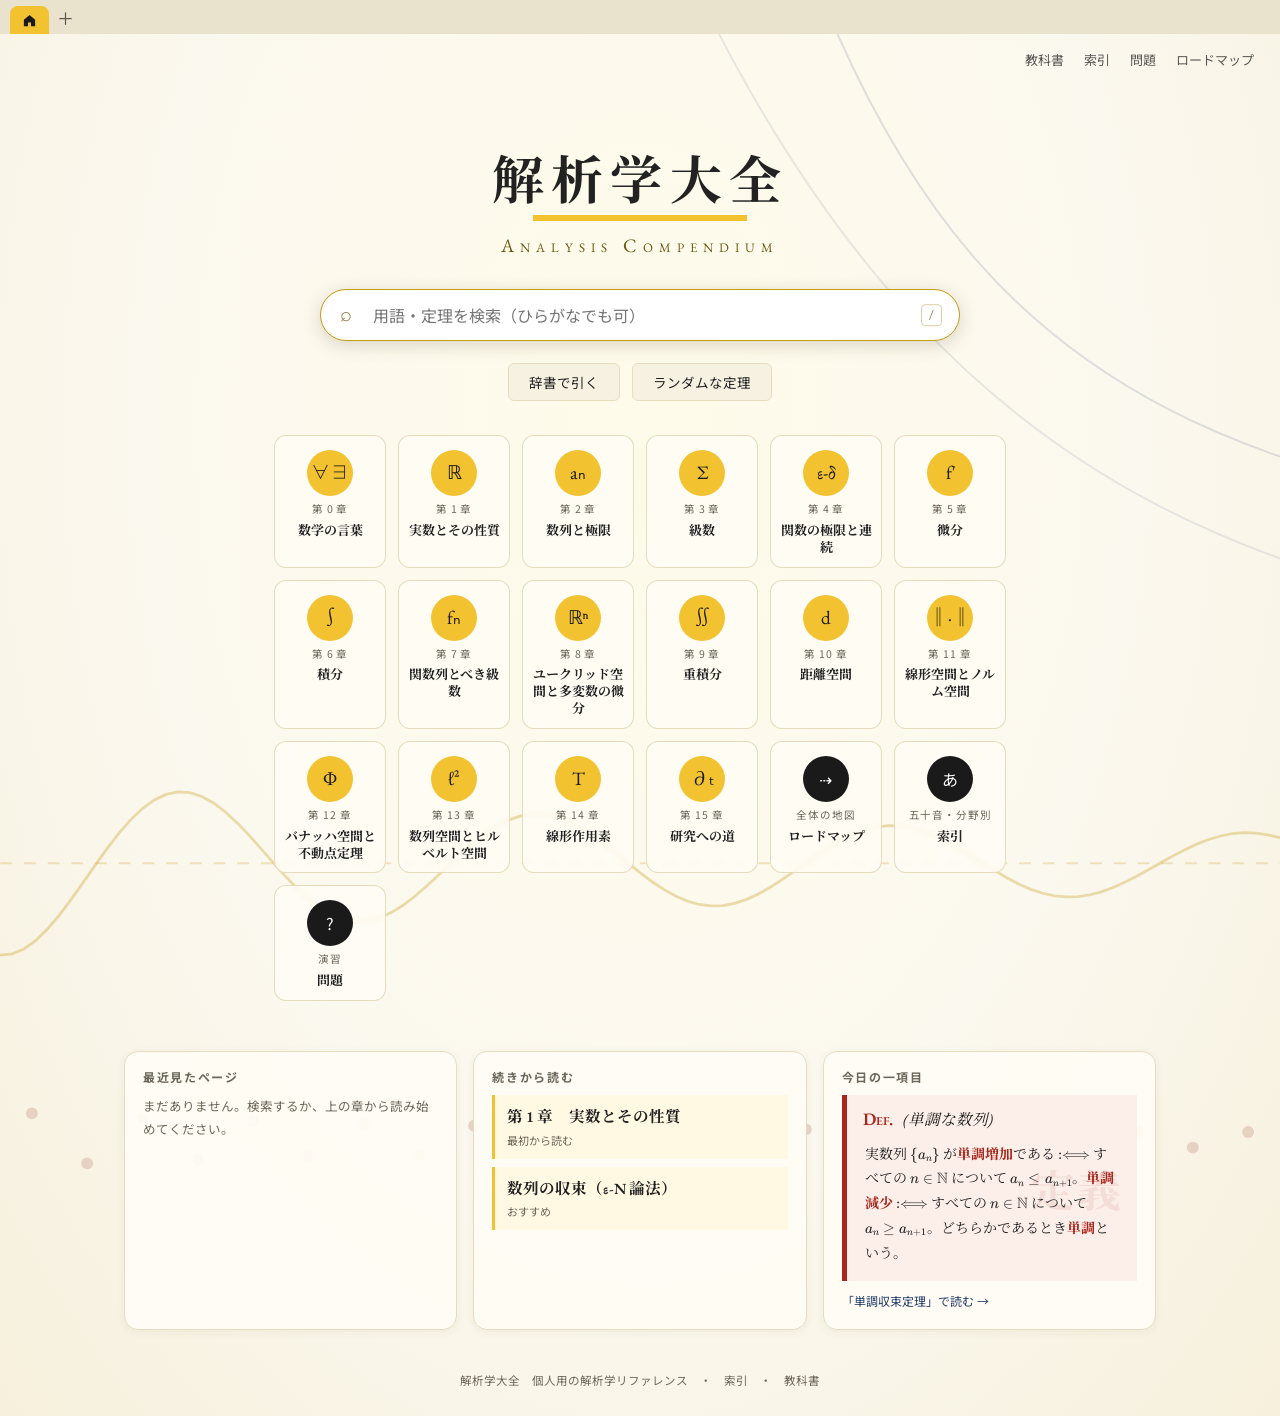
<file: index.html>
<!doctype html>
<html lang="ja">
<head>
<meta charset="utf-8">
<meta name="viewport" content="width=device-width,initial-scale=1">
<title>解析学大全</title>
<link rel="stylesheet" href="assets/fonts/fonts.css">
<link rel="stylesheet" href="assets/vendor/katex/katex.min.css">
<link rel="stylesheet" href="assets/css/site.css">
<link rel="stylesheet" href="assets/css/pages.css">
</head>
<body>
<div id="app"></div>
<script src="assets/vendor/katex/katex.min.js"></script>
<script src="content/basics.js"></script>
<script src="content/articles.js"></script>
<script src="content/continuity.js"></script>
<script src="content/derivative.js"></script>
<script src="content/series.js"></script>
<script src="content/integral.js"></script>
<script src="content/funcseq.js"></script>
<script src="content/metric.js"></script>
<script src="content/fa1.js"></script>
<script src="content/fa2.js"></script>
<script src="content/fa3.js"></script>
<script src="content/fa4.js"></script>
<script src="content/research.js"></script>
<script src="content/multivar.js"></script>
<script src="content/multiple.js"></script>
<script src="content/book.js"></script>
<script src="assets/js/graph.js"></script>
<script src="assets/js/app.js"></script>
<script>App.home();</script>
</body>
</html>
</file>
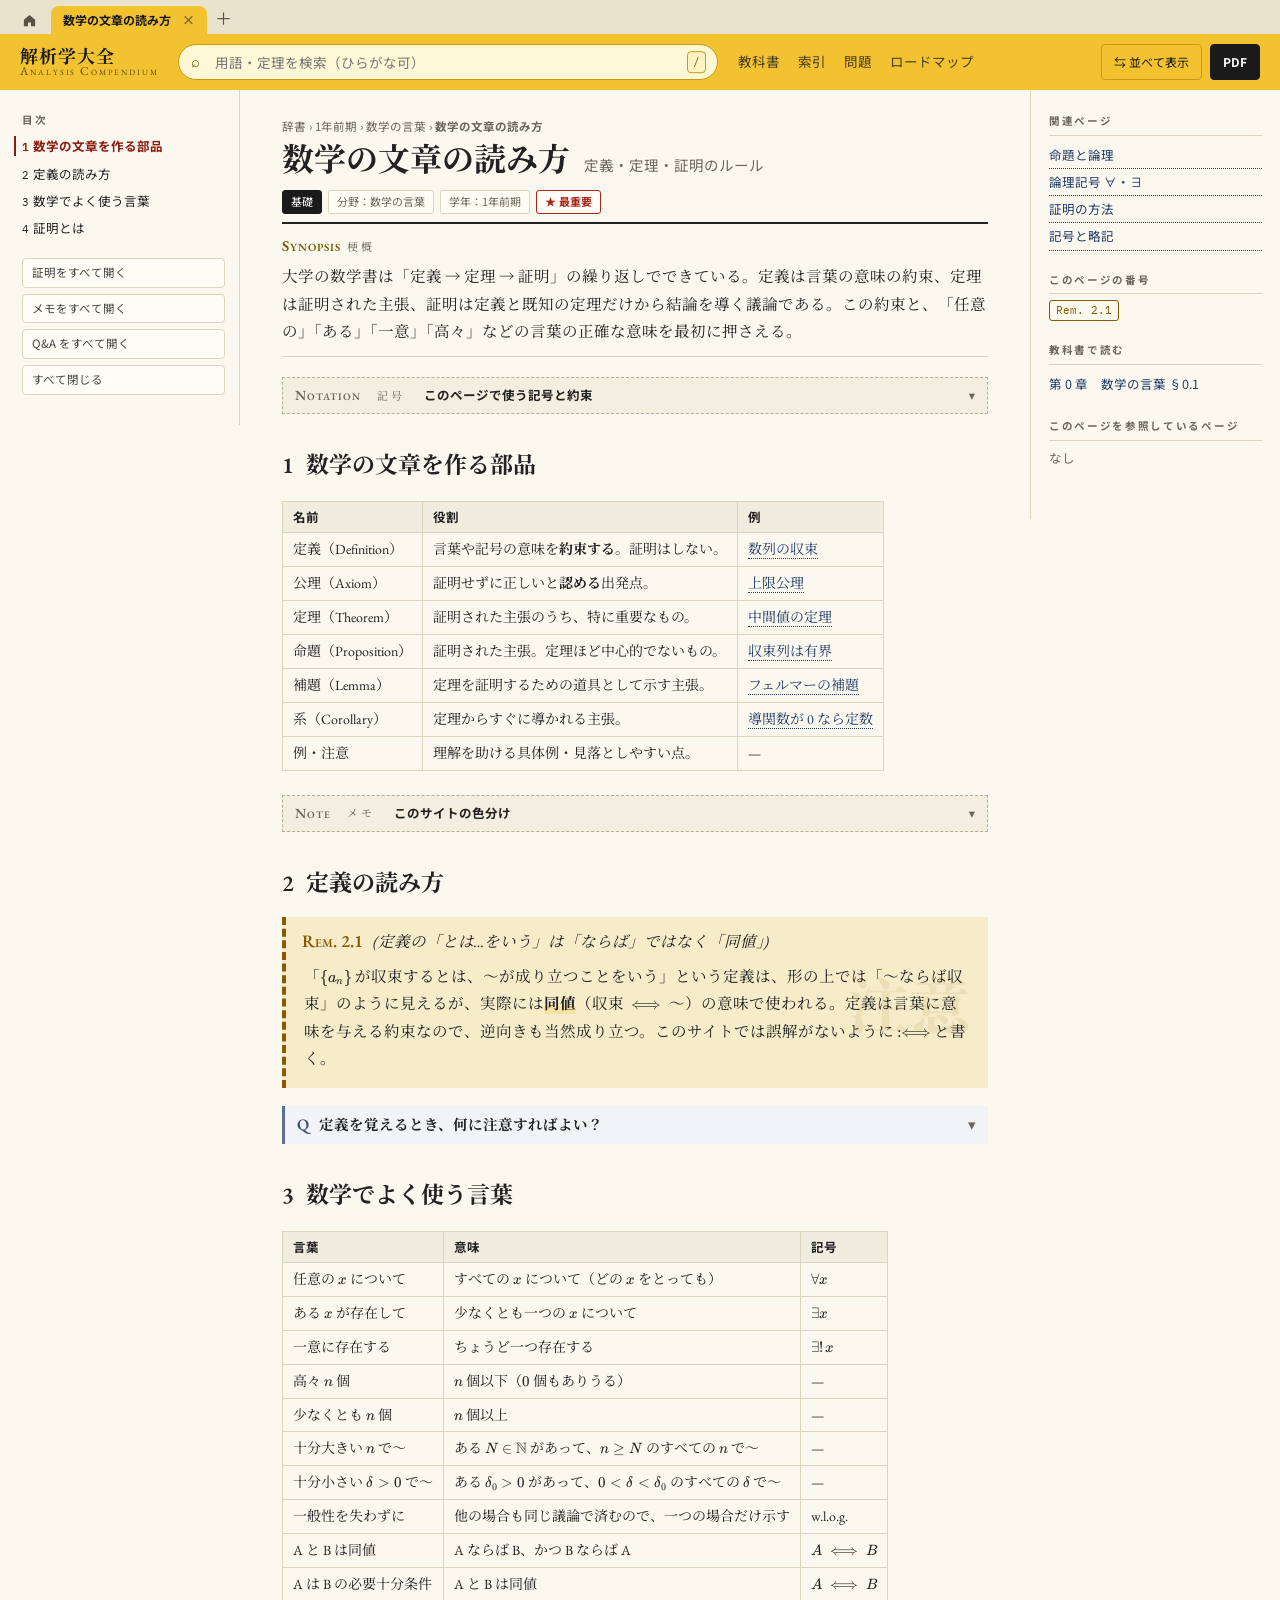
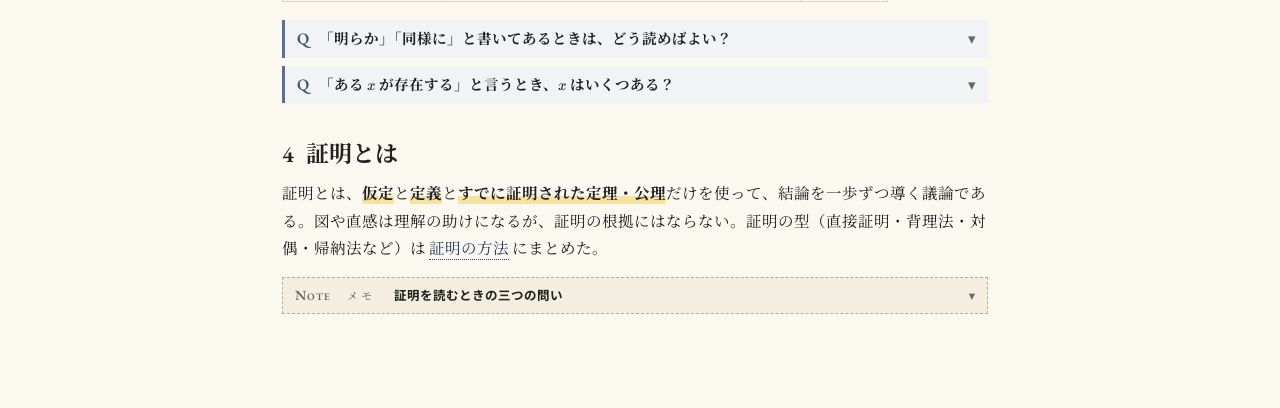
<file: article.html>
<!doctype html>
<html lang="ja">
<head>
<meta charset="utf-8">
<meta name="viewport" content="width=device-width,initial-scale=1">
<title>記事</title>
<link rel="stylesheet" href="assets/fonts/fonts.css">
<link rel="stylesheet" href="assets/vendor/katex/katex.min.css">
<link rel="stylesheet" href="assets/css/site.css">
<link rel="stylesheet" href="assets/css/pages.css">
</head>
<body>
<div id="app"></div>
<script src="assets/vendor/katex/katex.min.js"></script>
<script src="content/basics.js"></script>
<script src="content/articles.js"></script>
<script src="content/continuity.js"></script>
<script src="content/derivative.js"></script>
<script src="content/series.js"></script>
<script src="content/integral.js"></script>
<script src="content/funcseq.js"></script>
<script src="content/metric.js"></script>
<script src="content/fa1.js"></script>
<script src="content/fa2.js"></script>
<script src="content/fa3.js"></script>
<script src="content/fa4.js"></script>
<script src="content/research.js"></script>
<script src="content/multivar.js"></script>
<script src="content/multiple.js"></script>
<script src="content/book.js"></script>
<script src="assets/js/graph.js"></script>
<script src="assets/js/app.js"></script>
<script>App.article();</script>
</body>
</html>
</file>
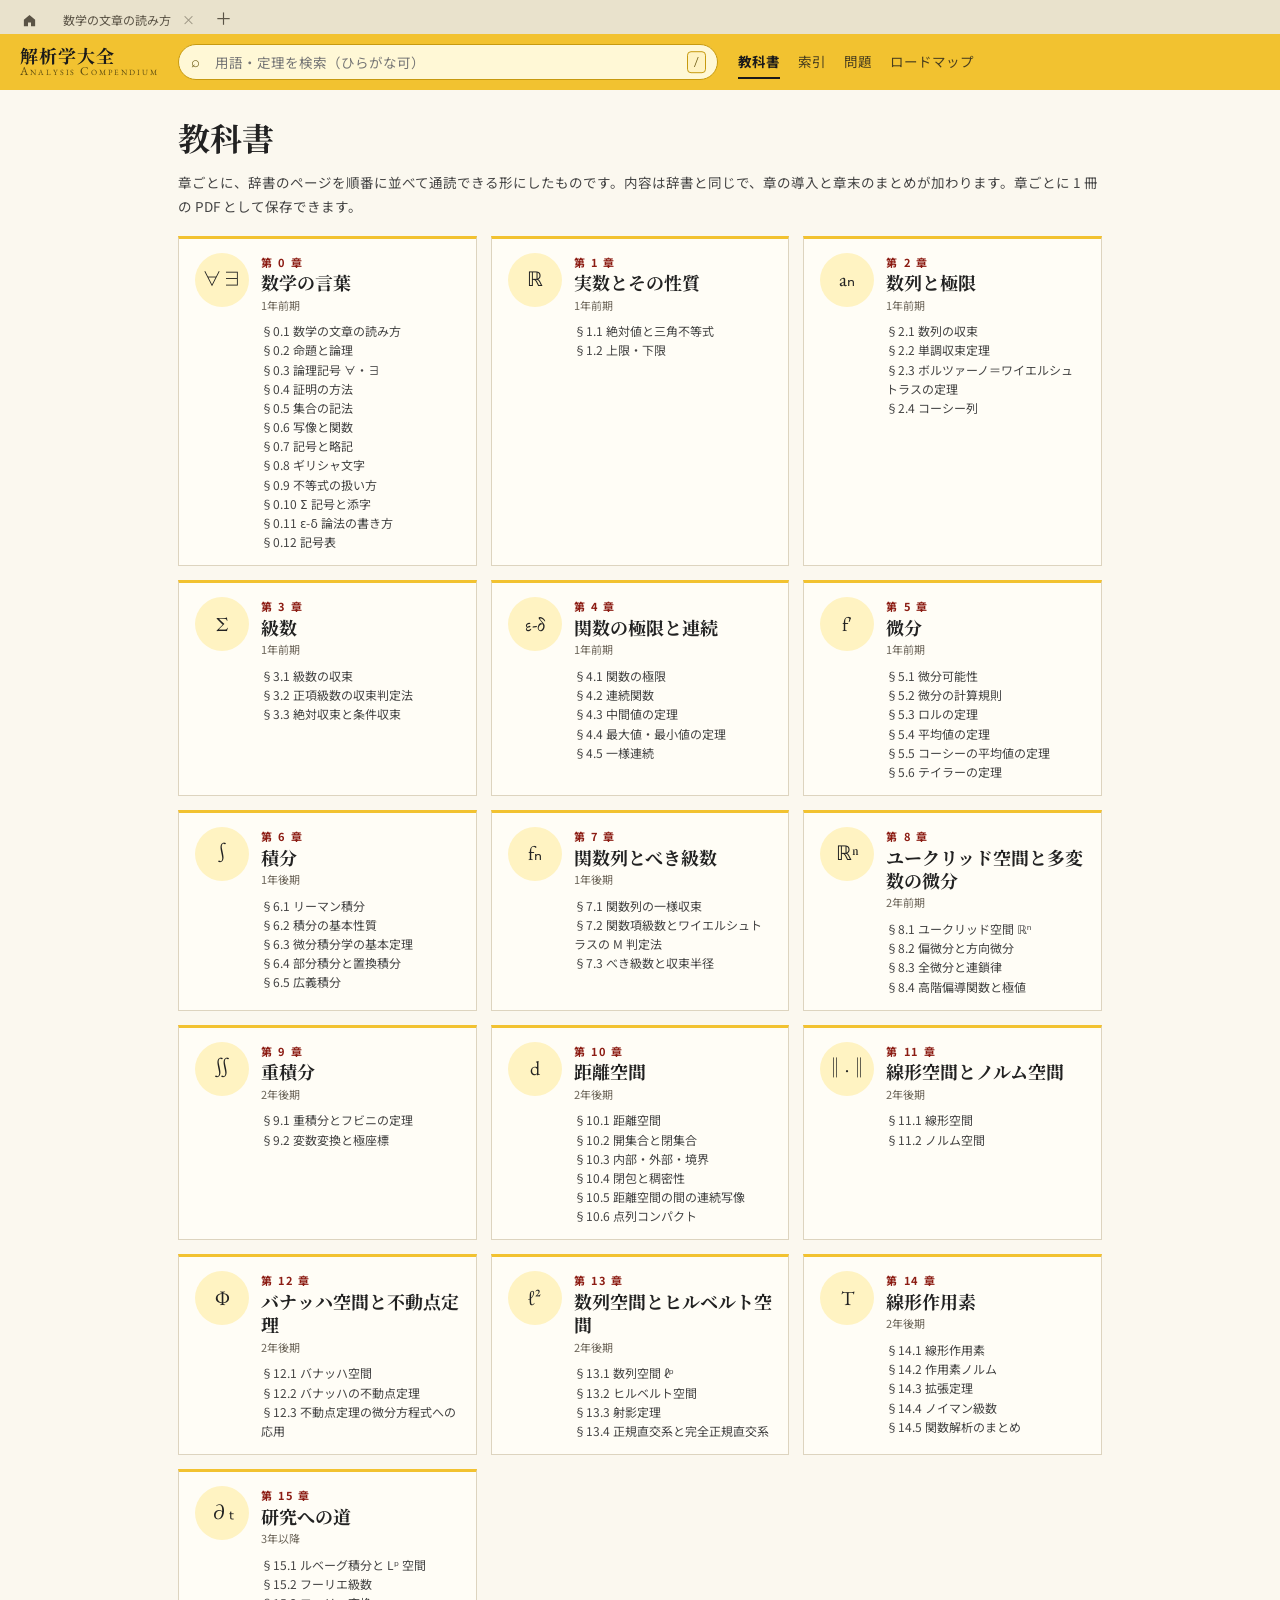
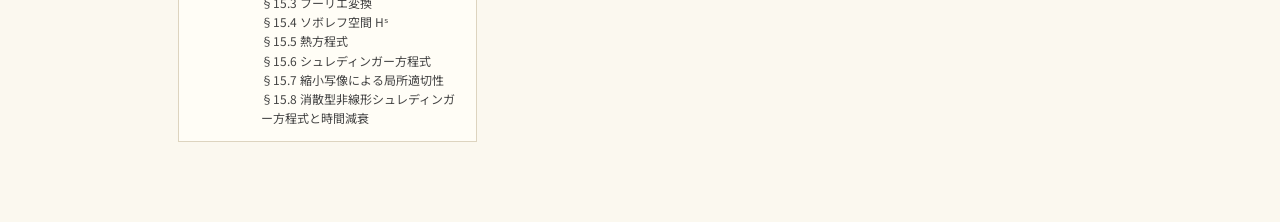
<file: book.html>
<!doctype html>
<html lang="ja">
<head>
<meta charset="utf-8">
<meta name="viewport" content="width=device-width,initial-scale=1">
<title>教科書</title>
<link rel="stylesheet" href="assets/fonts/fonts.css">
<link rel="stylesheet" href="assets/vendor/katex/katex.min.css">
<link rel="stylesheet" href="assets/css/site.css">
<link rel="stylesheet" href="assets/css/pages.css">
</head>
<body>
<div id="app"></div>
<script src="assets/vendor/katex/katex.min.js"></script>
<script src="content/basics.js"></script>
<script src="content/articles.js"></script>
<script src="content/continuity.js"></script>
<script src="content/derivative.js"></script>
<script src="content/series.js"></script>
<script src="content/integral.js"></script>
<script src="content/funcseq.js"></script>
<script src="content/metric.js"></script>
<script src="content/fa1.js"></script>
<script src="content/fa2.js"></script>
<script src="content/fa3.js"></script>
<script src="content/fa4.js"></script>
<script src="content/research.js"></script>
<script src="content/multivar.js"></script>
<script src="content/multiple.js"></script>
<script src="content/book.js"></script>
<script src="assets/js/graph.js"></script>
<script src="assets/js/app.js"></script>
<script>App.book();</script>
</body>
</html>
</file>
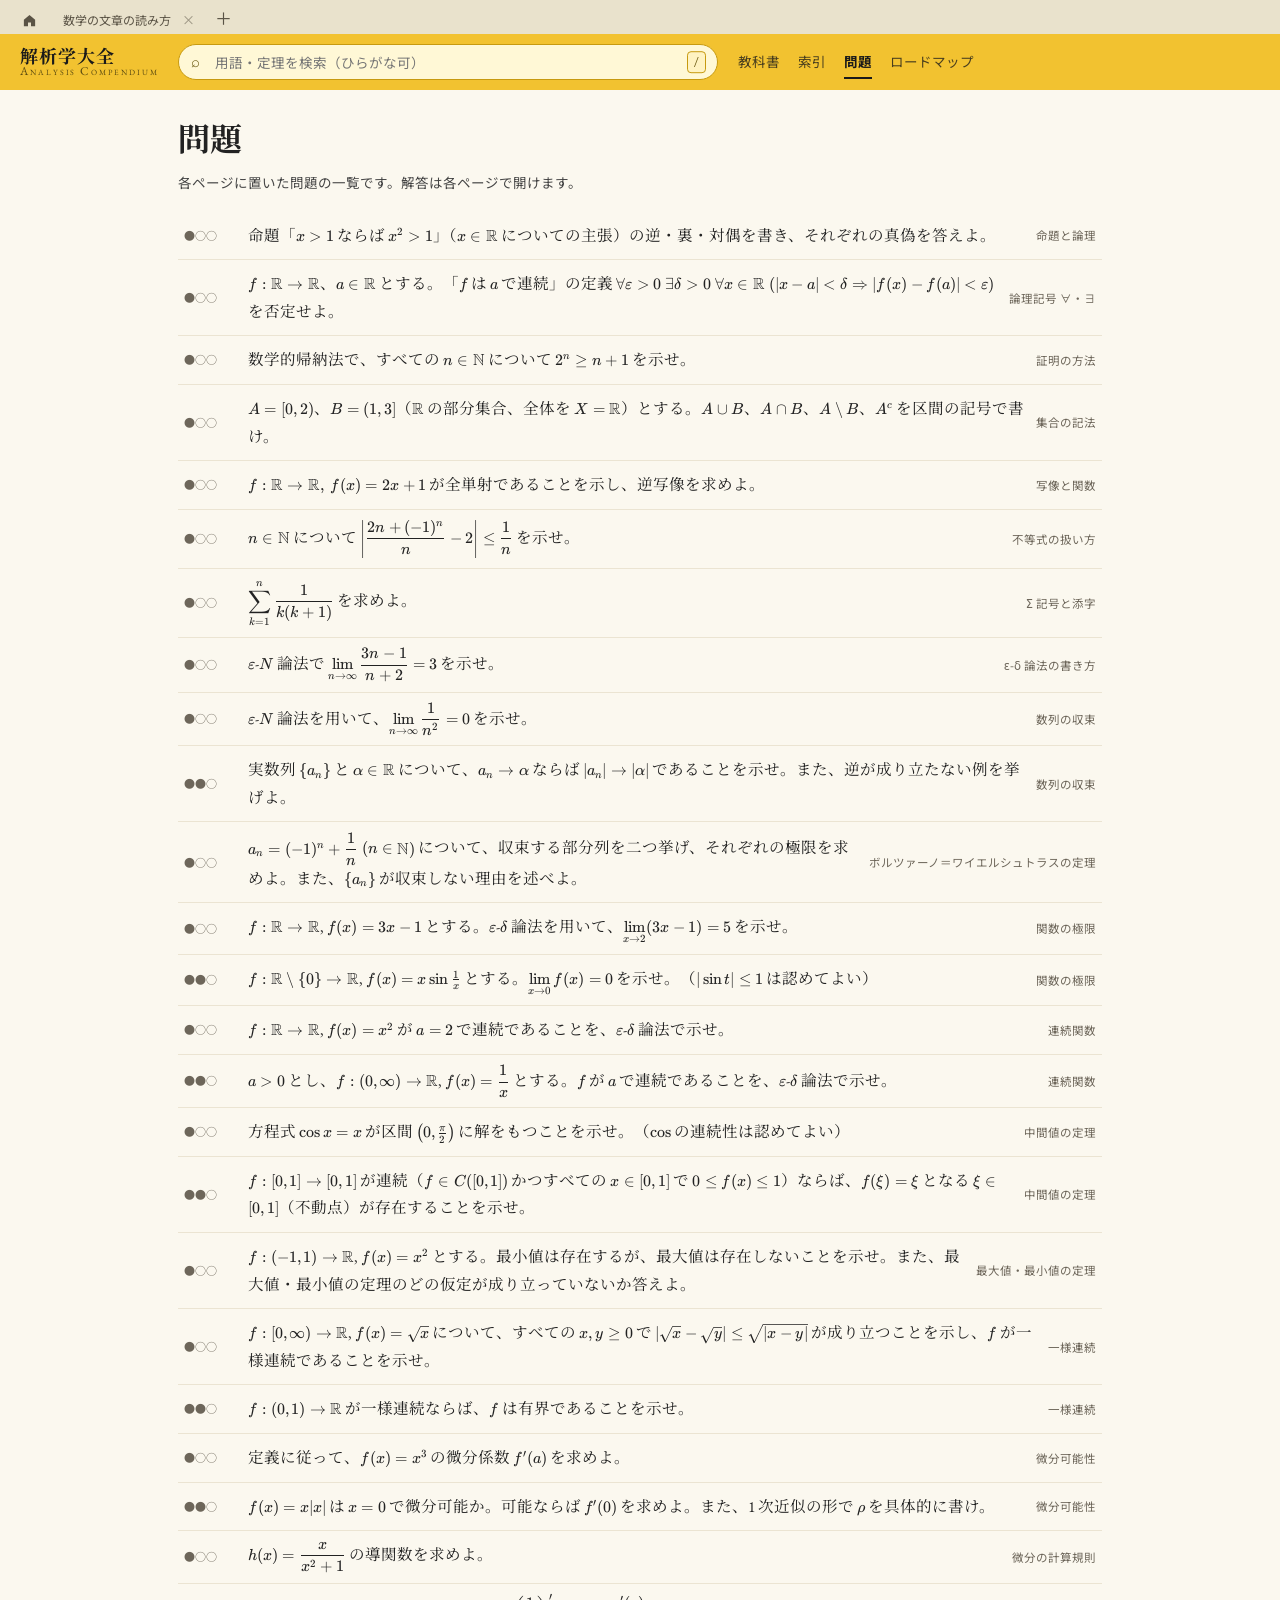
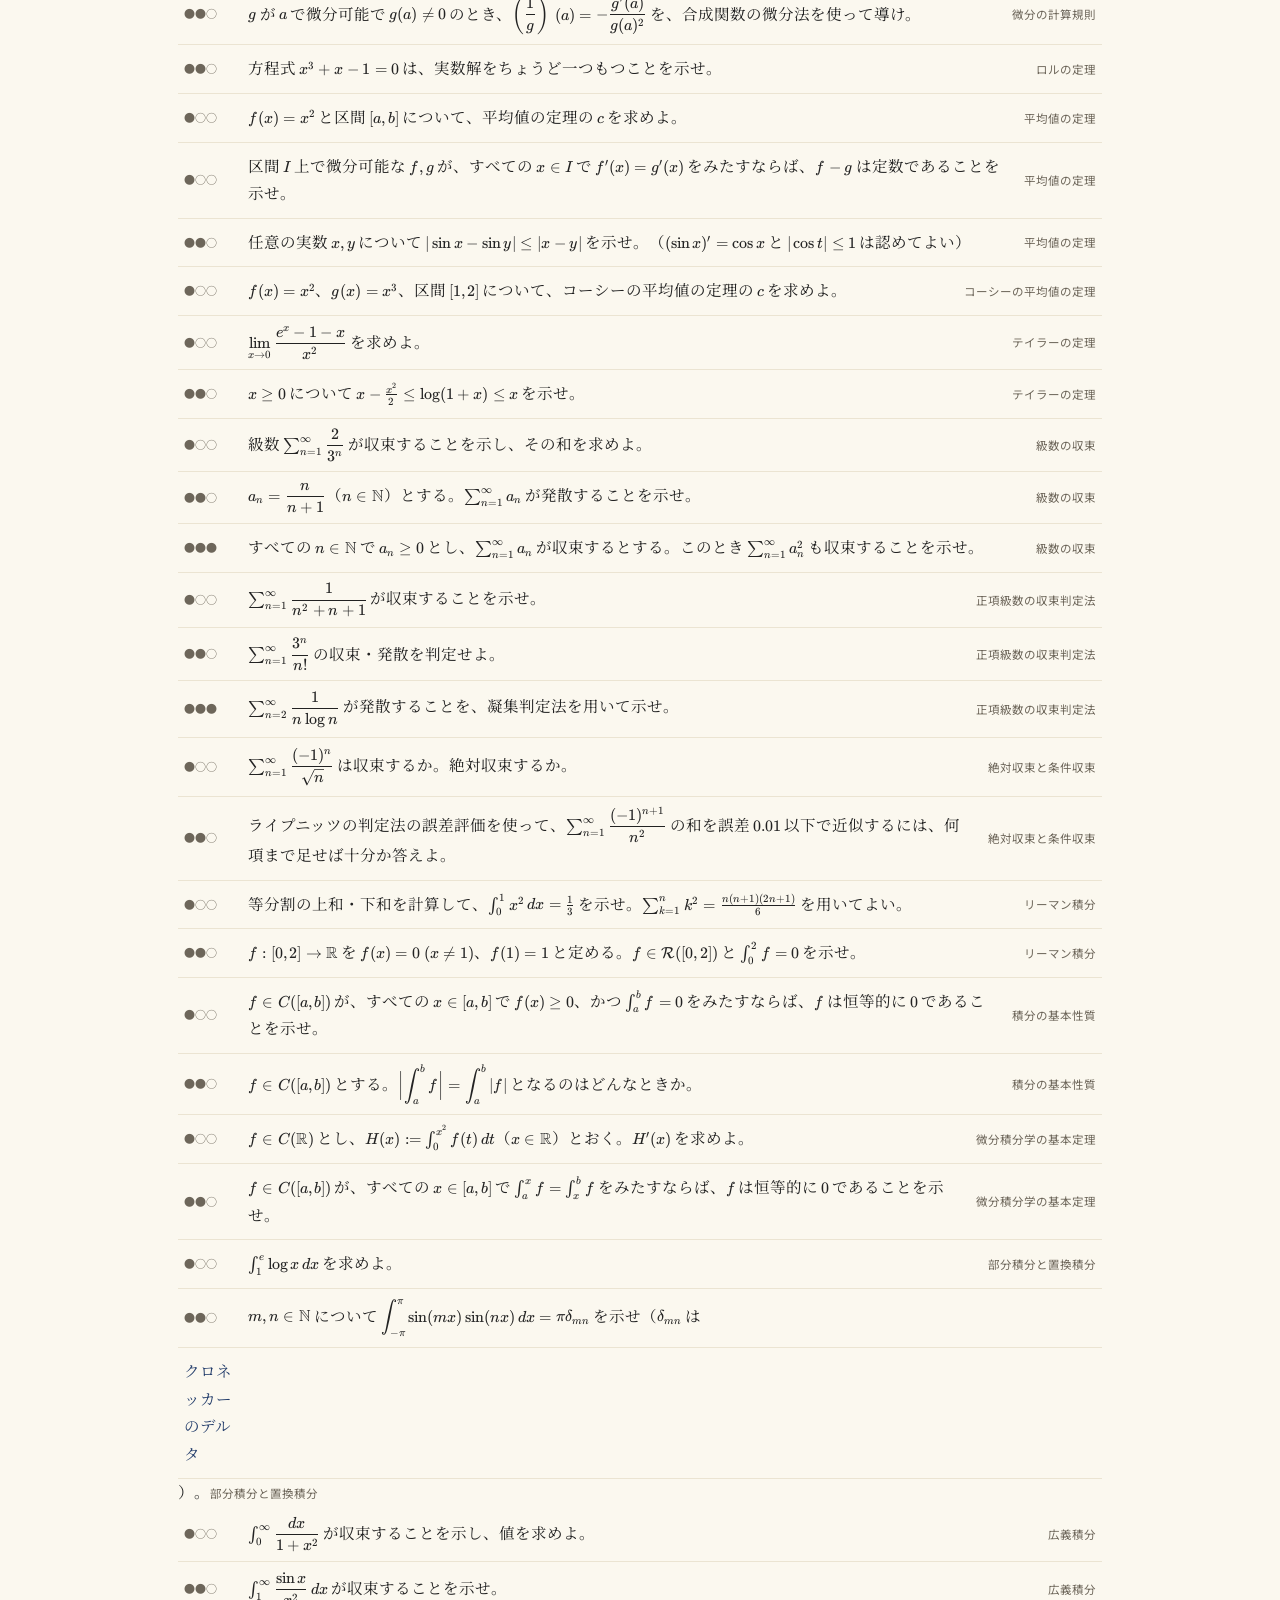
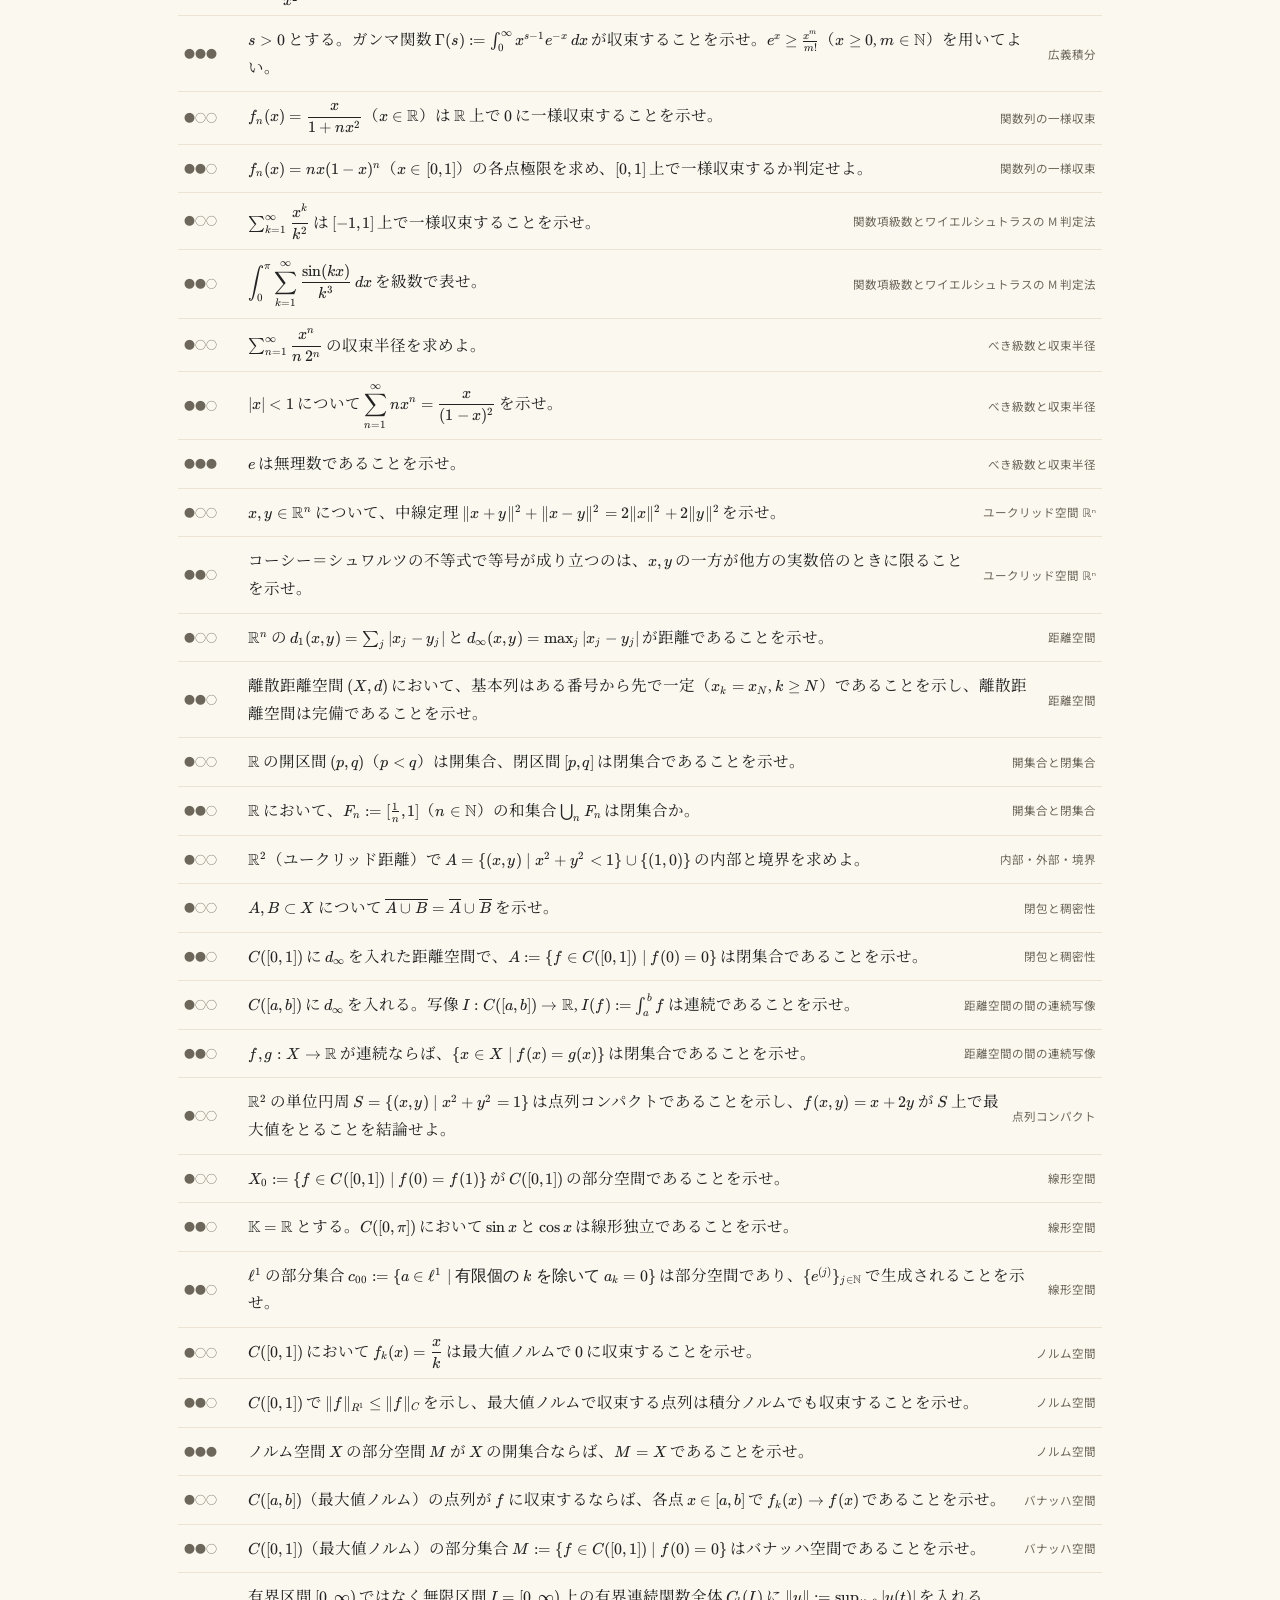
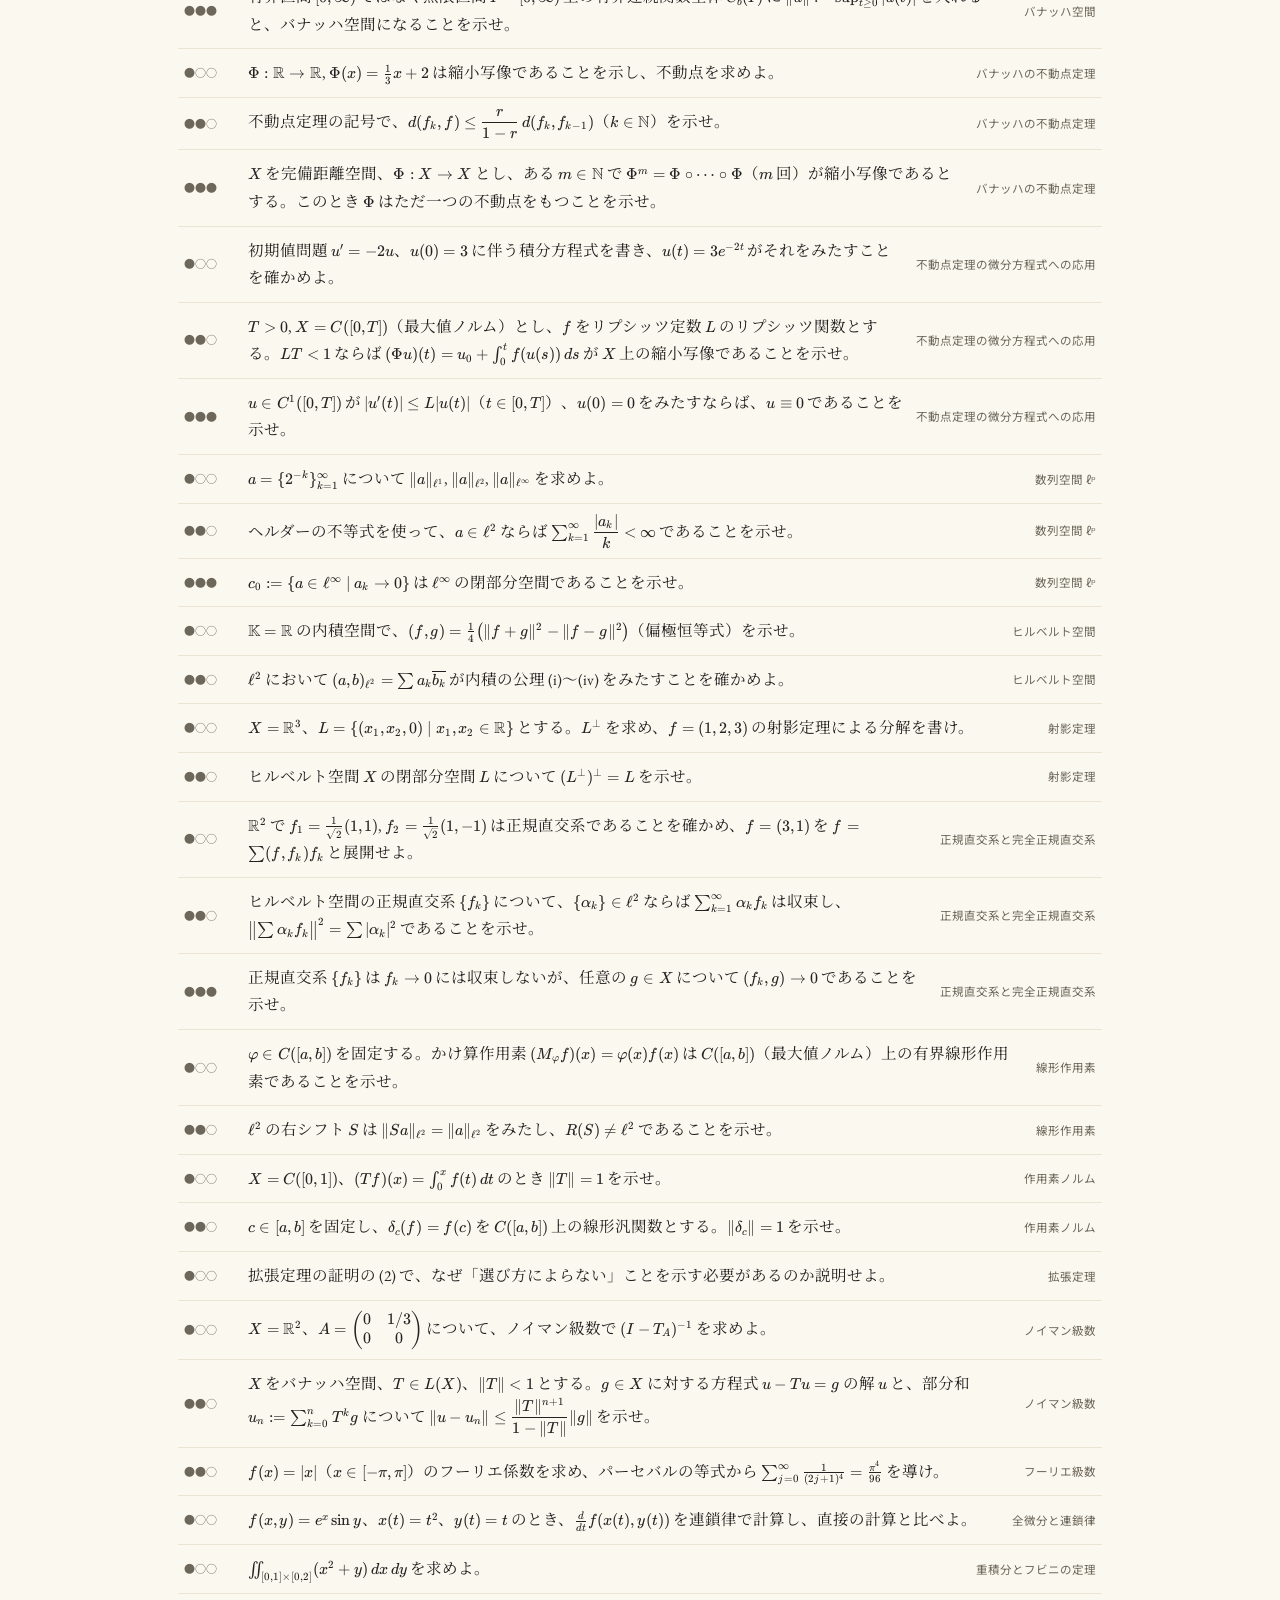
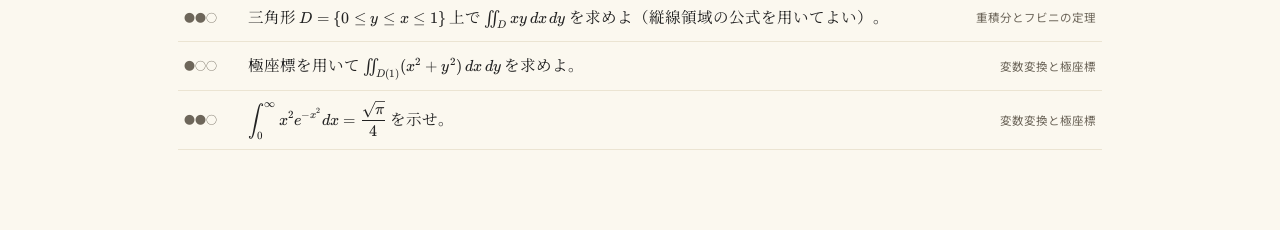
<file: problems.html>
<!doctype html>
<html lang="ja">
<head>
<meta charset="utf-8">
<meta name="viewport" content="width=device-width,initial-scale=1">
<title>問題</title>
<link rel="stylesheet" href="assets/fonts/fonts.css">
<link rel="stylesheet" href="assets/vendor/katex/katex.min.css">
<link rel="stylesheet" href="assets/css/site.css">
<link rel="stylesheet" href="assets/css/pages.css">
</head>
<body>
<div id="app"></div>
<script src="assets/vendor/katex/katex.min.js"></script>
<script src="content/basics.js"></script>
<script src="content/articles.js"></script>
<script src="content/continuity.js"></script>
<script src="content/derivative.js"></script>
<script src="content/series.js"></script>
<script src="content/integral.js"></script>
<script src="content/funcseq.js"></script>
<script src="content/metric.js"></script>
<script src="content/fa1.js"></script>
<script src="content/fa2.js"></script>
<script src="content/fa3.js"></script>
<script src="content/fa4.js"></script>
<script src="content/research.js"></script>
<script src="content/multivar.js"></script>
<script src="content/multiple.js"></script>
<script src="content/book.js"></script>
<script src="assets/js/graph.js"></script>
<script src="assets/js/app.js"></script>
<script>App.problems();</script>
</body>
</html>
</file>
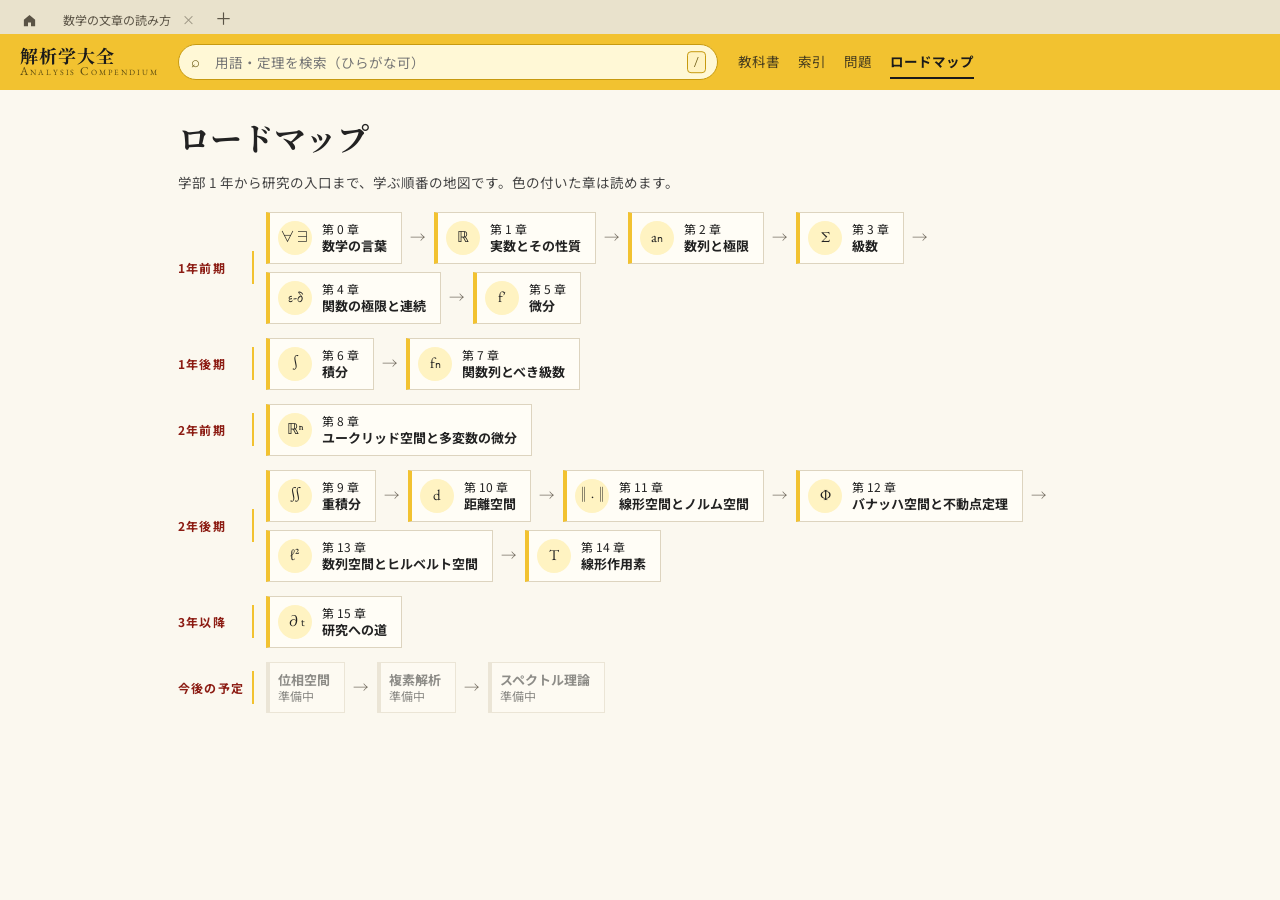
<file: roadmap.html>
<!doctype html>
<html lang="ja">
<head>
<meta charset="utf-8">
<meta name="viewport" content="width=device-width,initial-scale=1">
<title>ロードマップ</title>
<link rel="stylesheet" href="assets/fonts/fonts.css">
<link rel="stylesheet" href="assets/vendor/katex/katex.min.css">
<link rel="stylesheet" href="assets/css/site.css">
<link rel="stylesheet" href="assets/css/pages.css">
</head>
<body>
<div id="app"></div>
<script src="assets/vendor/katex/katex.min.js"></script>
<script src="content/basics.js"></script>
<script src="content/articles.js"></script>
<script src="content/continuity.js"></script>
<script src="content/derivative.js"></script>
<script src="content/series.js"></script>
<script src="content/integral.js"></script>
<script src="content/funcseq.js"></script>
<script src="content/metric.js"></script>
<script src="content/fa1.js"></script>
<script src="content/fa2.js"></script>
<script src="content/fa3.js"></script>
<script src="content/fa4.js"></script>
<script src="content/research.js"></script>
<script src="content/multivar.js"></script>
<script src="content/multiple.js"></script>
<script src="content/book.js"></script>
<script src="assets/js/graph.js"></script>
<script src="assets/js/app.js"></script>
<script>App.roadmap();</script>
</body>
</html>
</file>
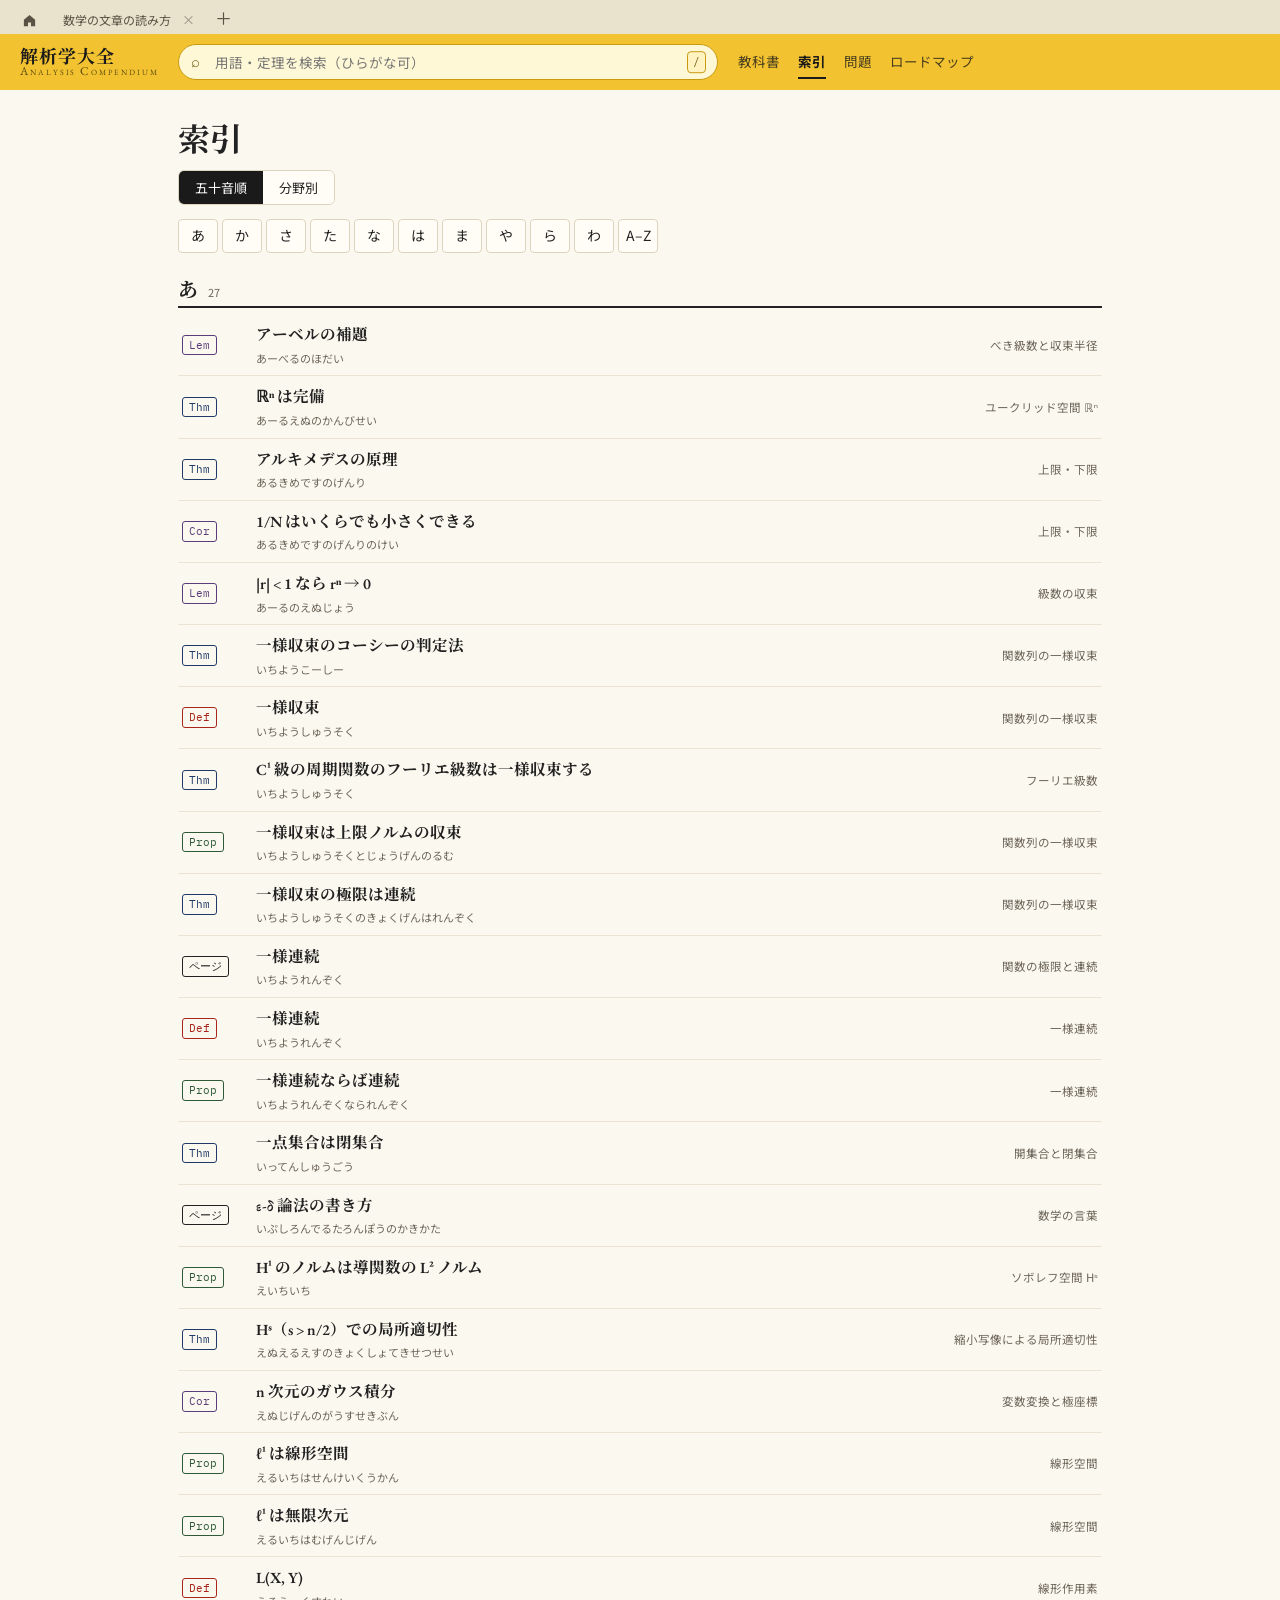
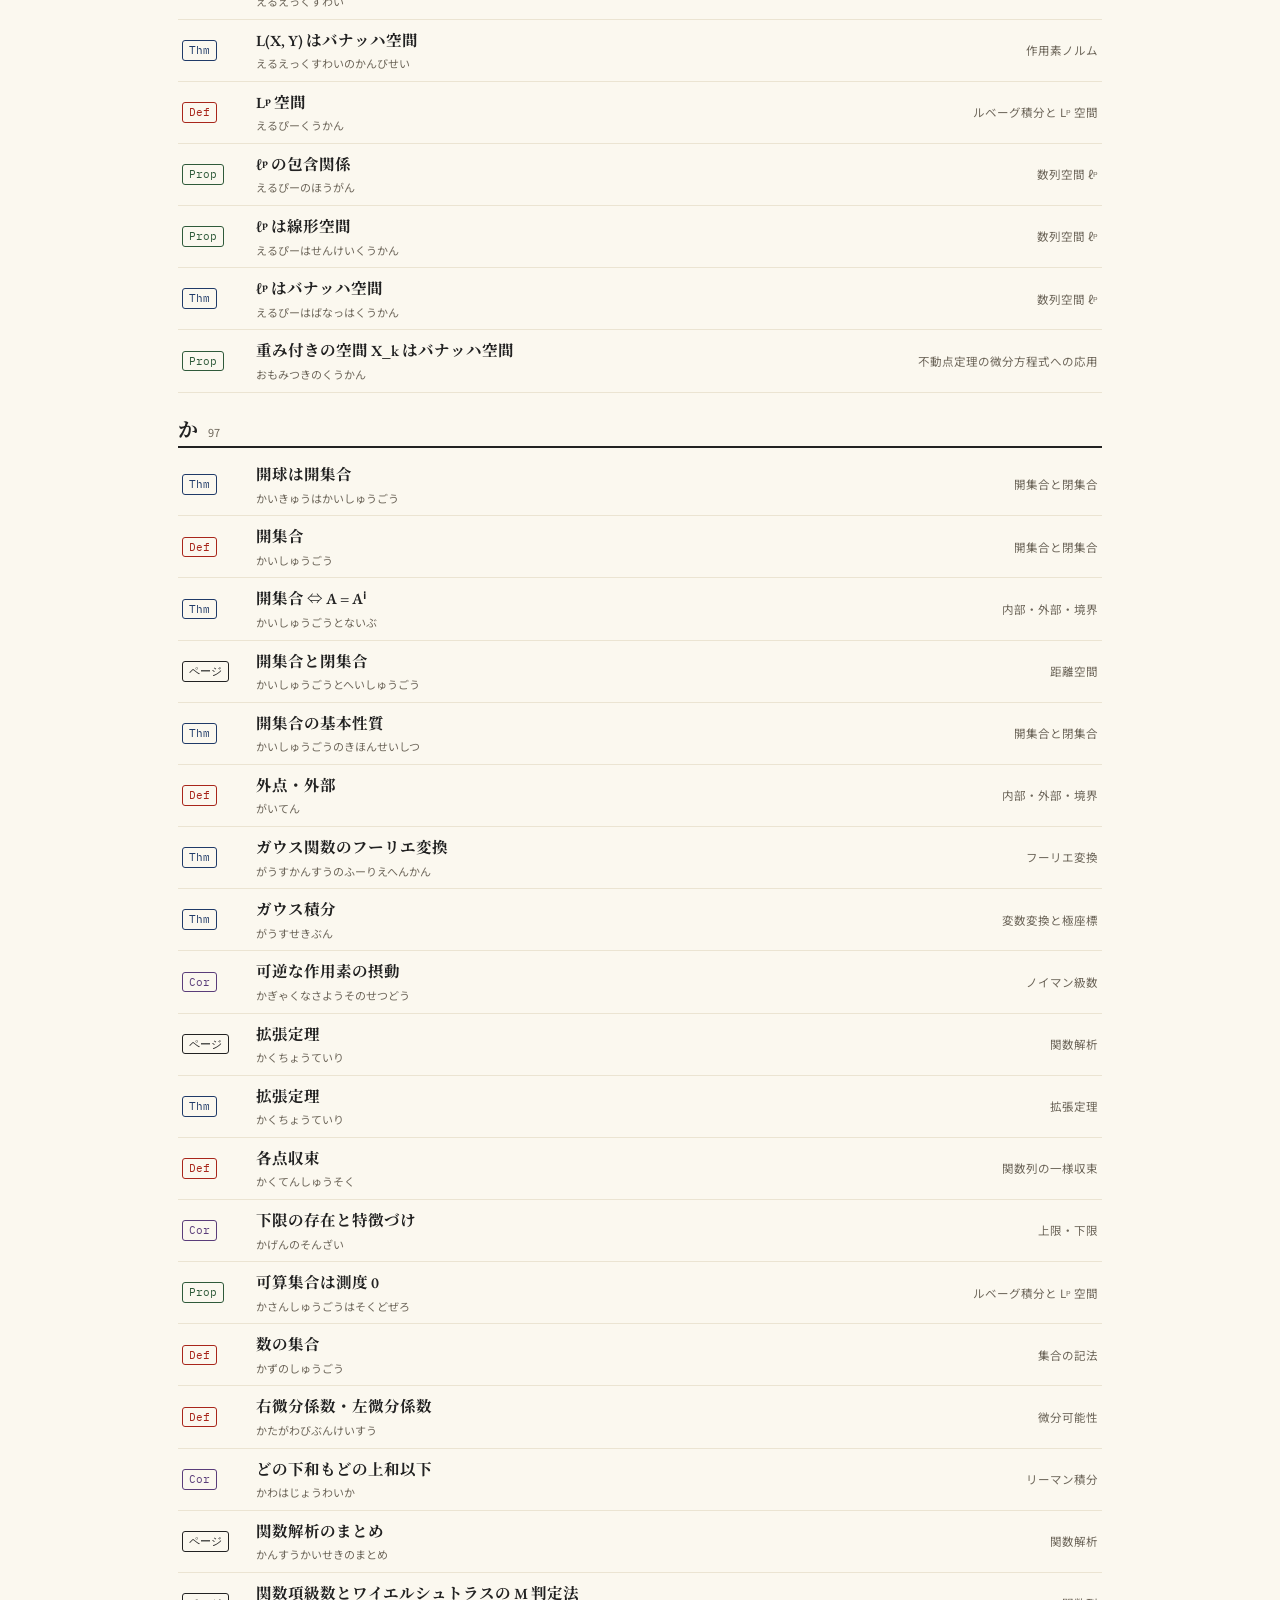
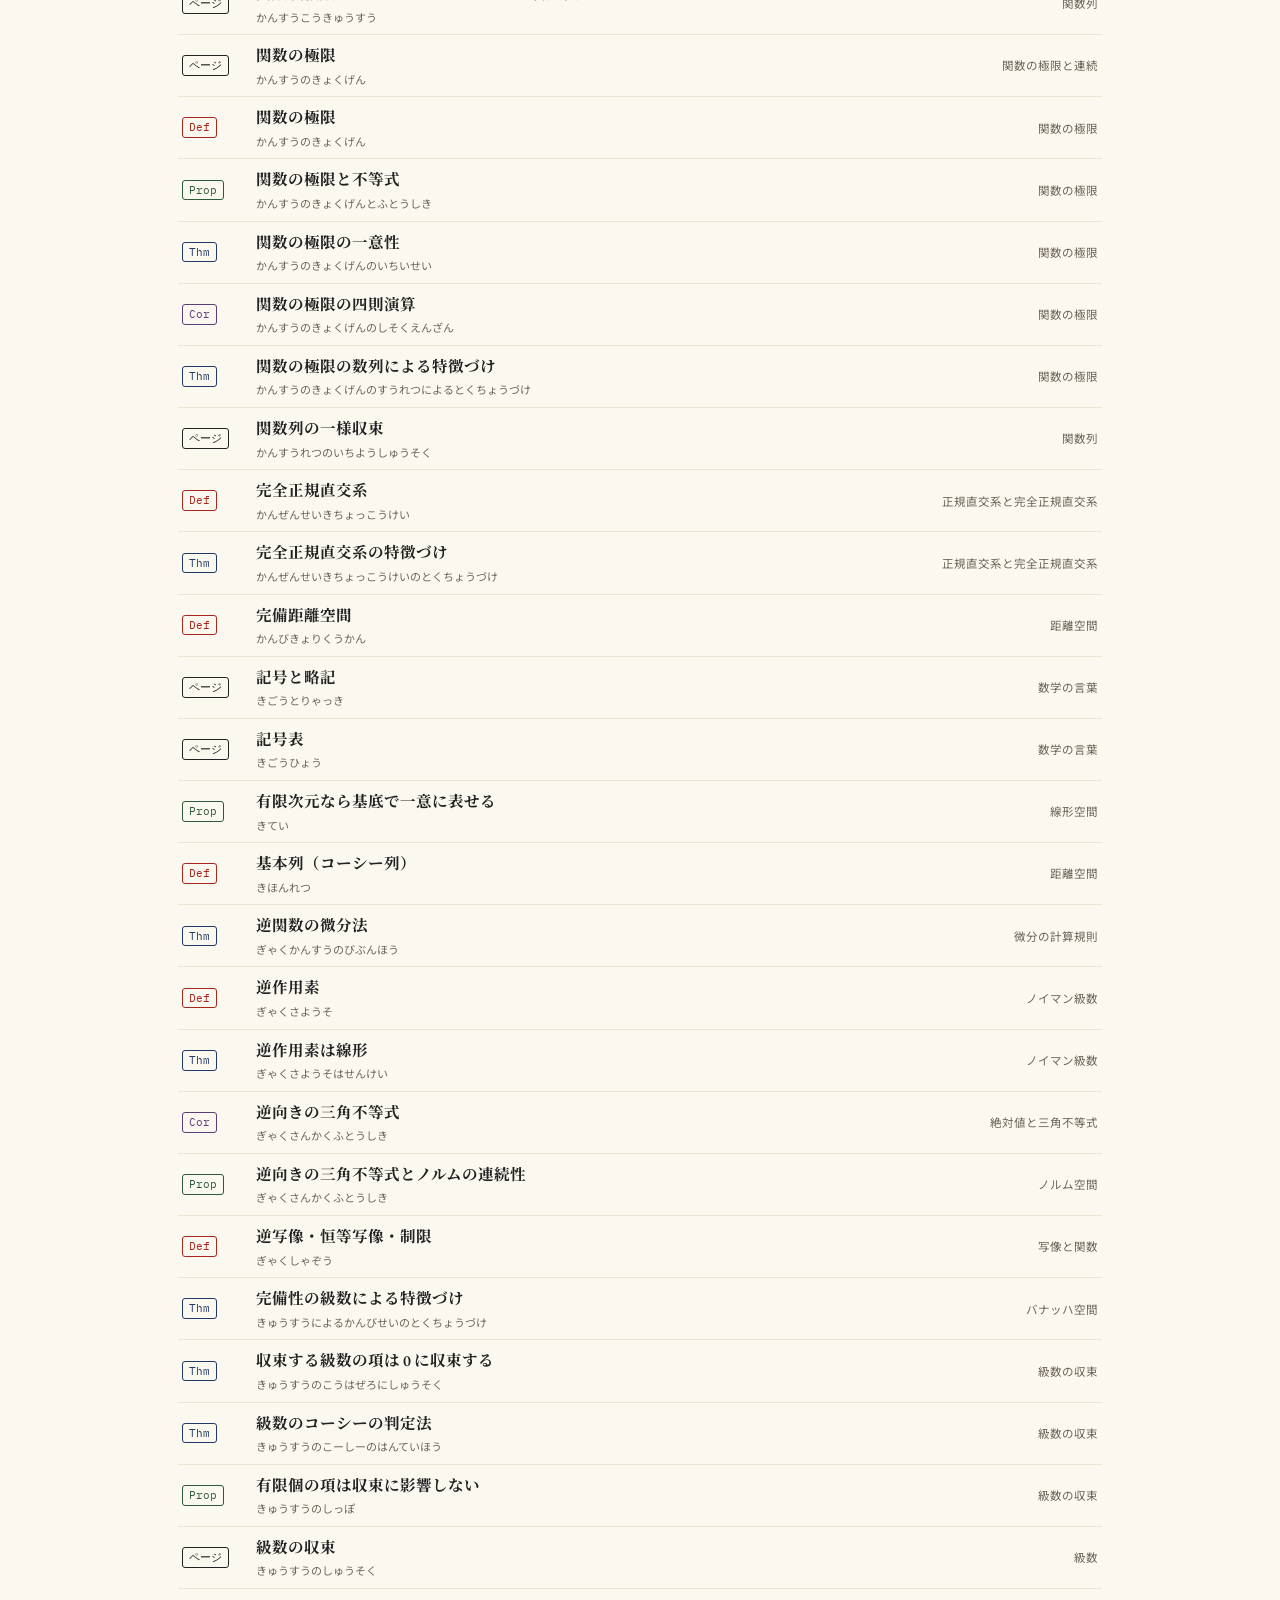
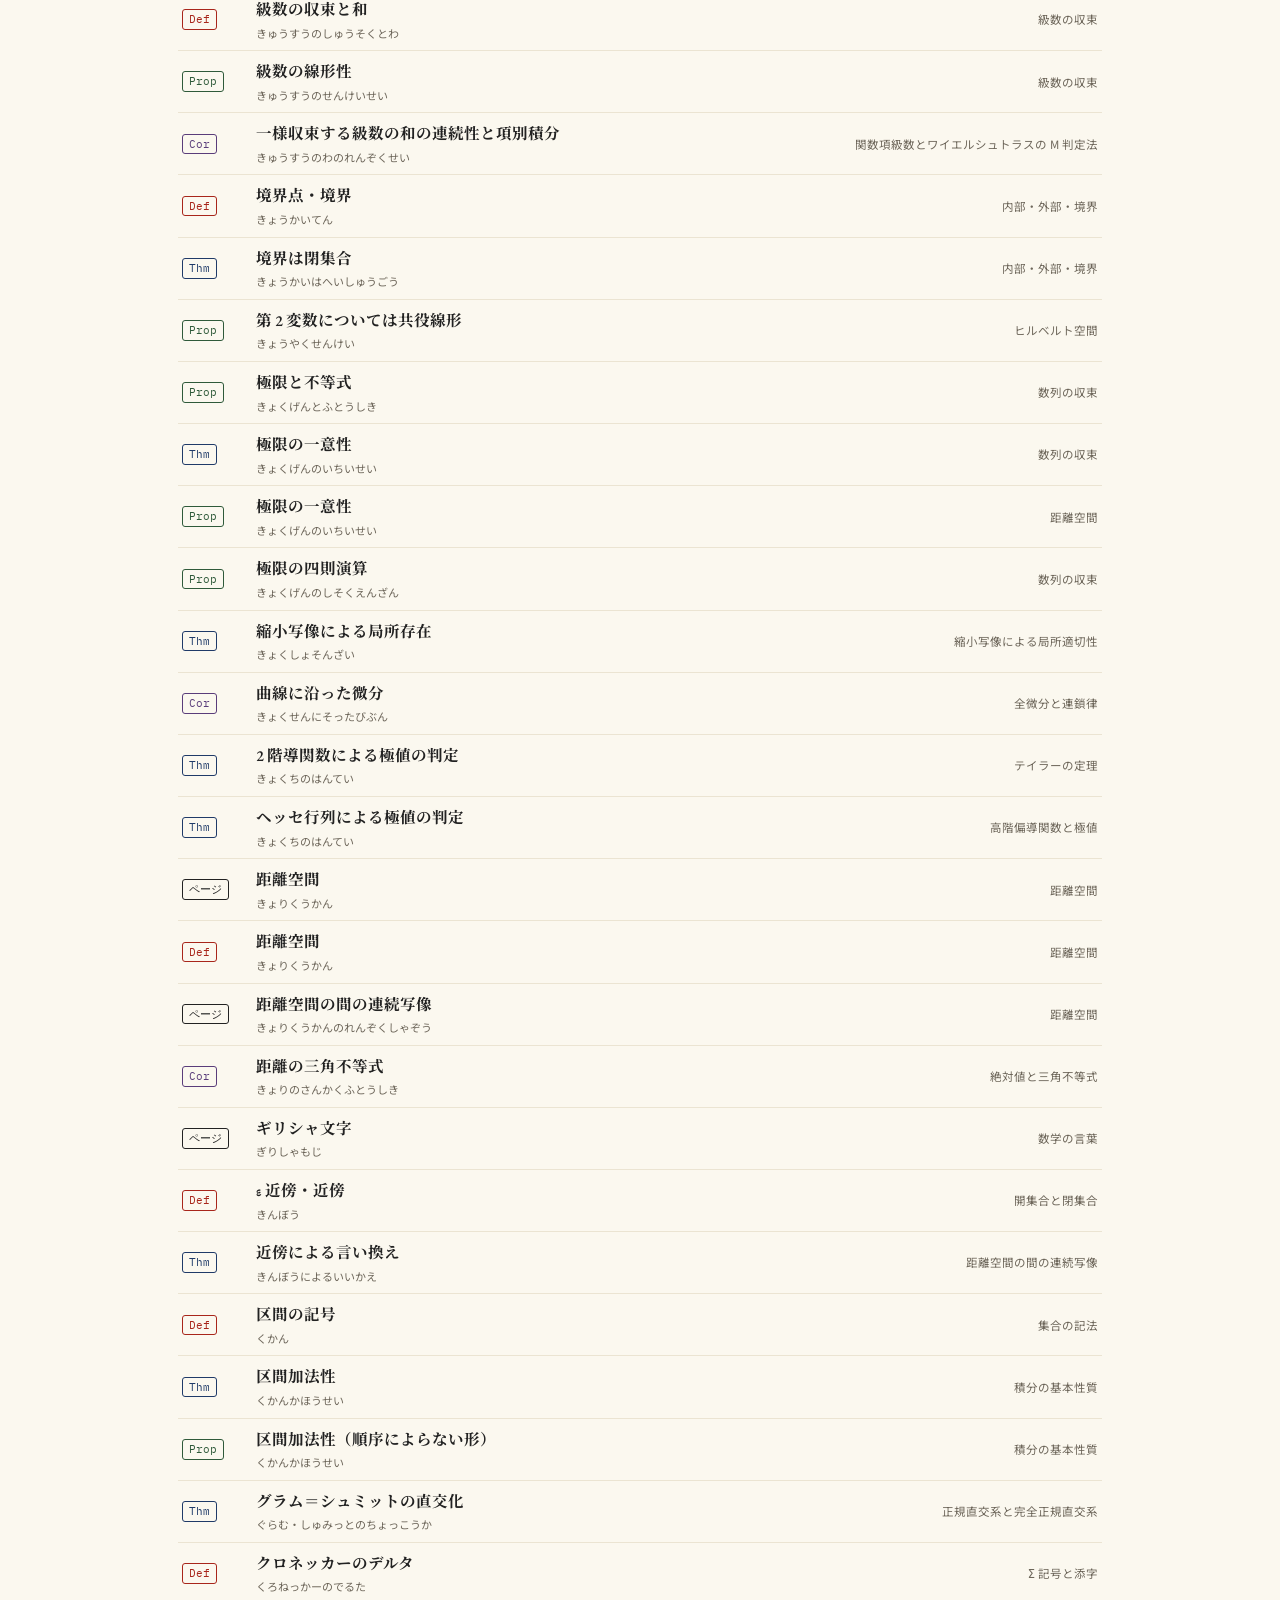
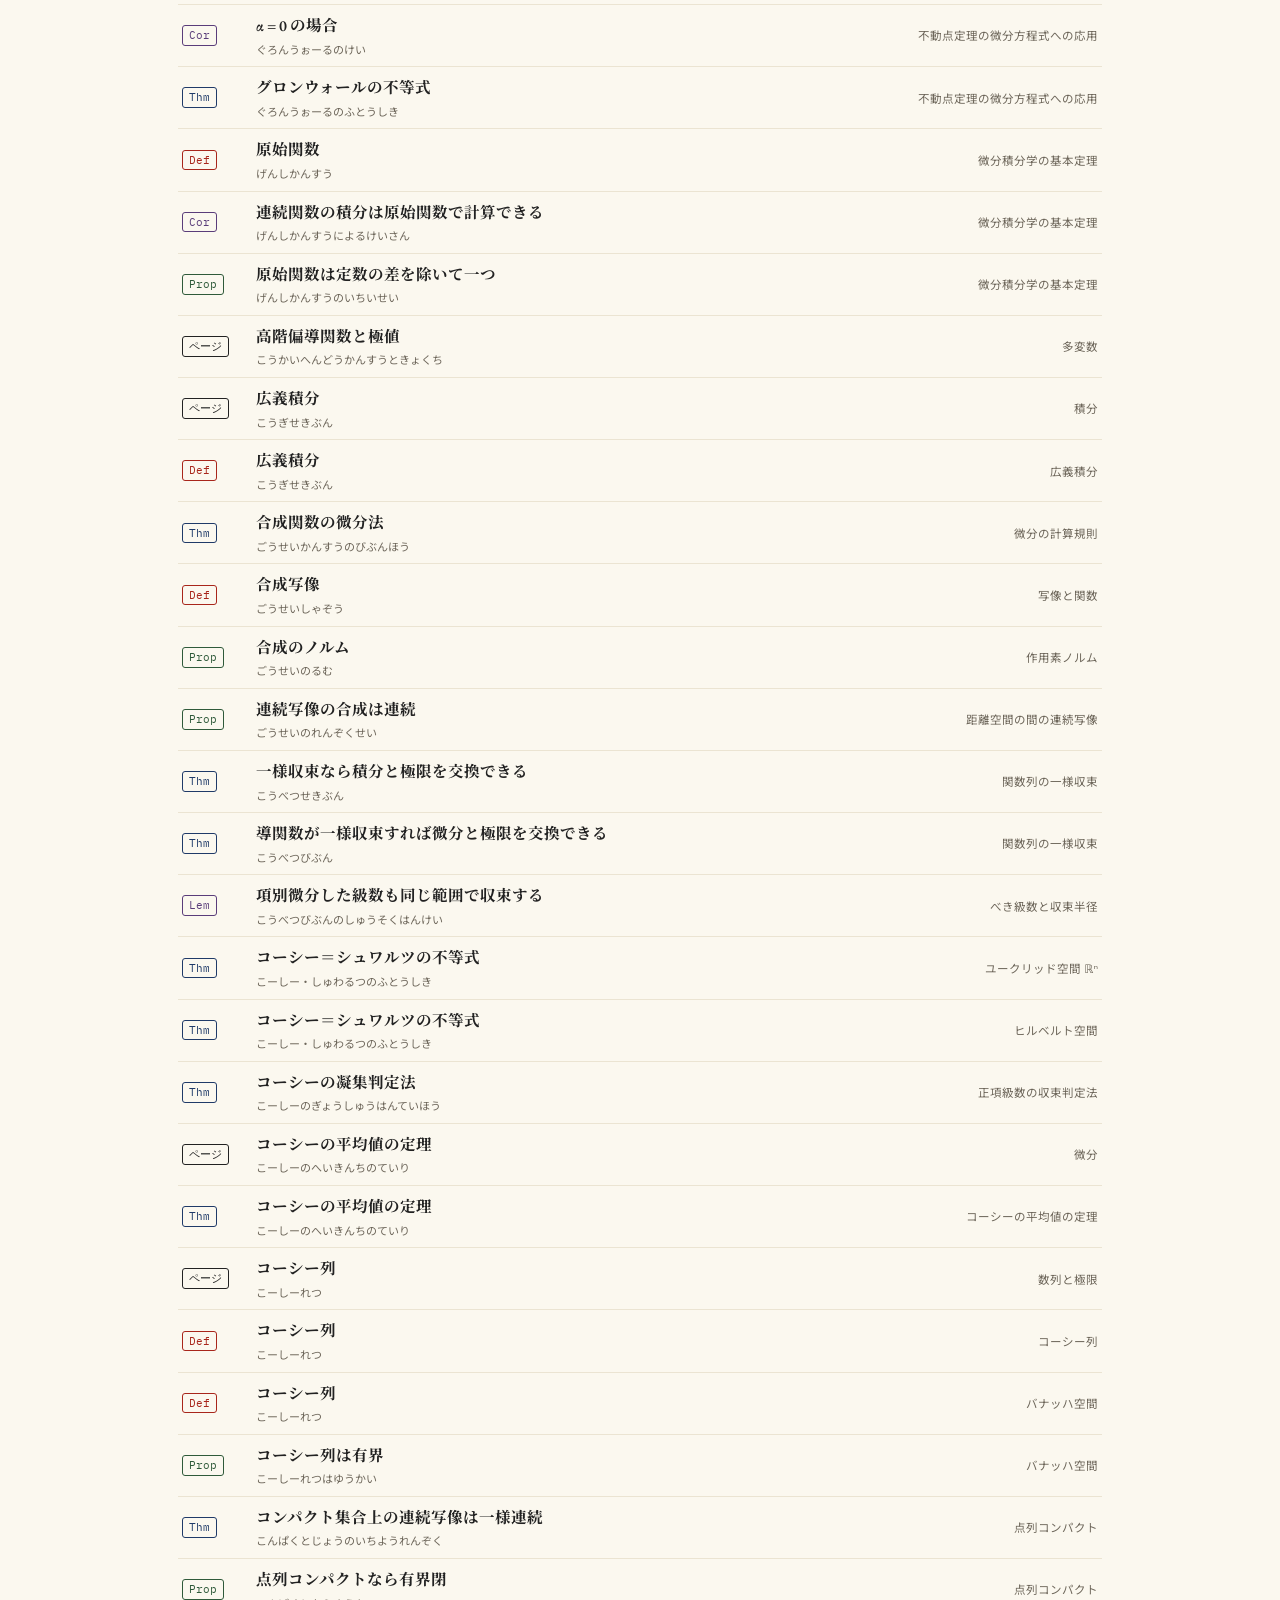
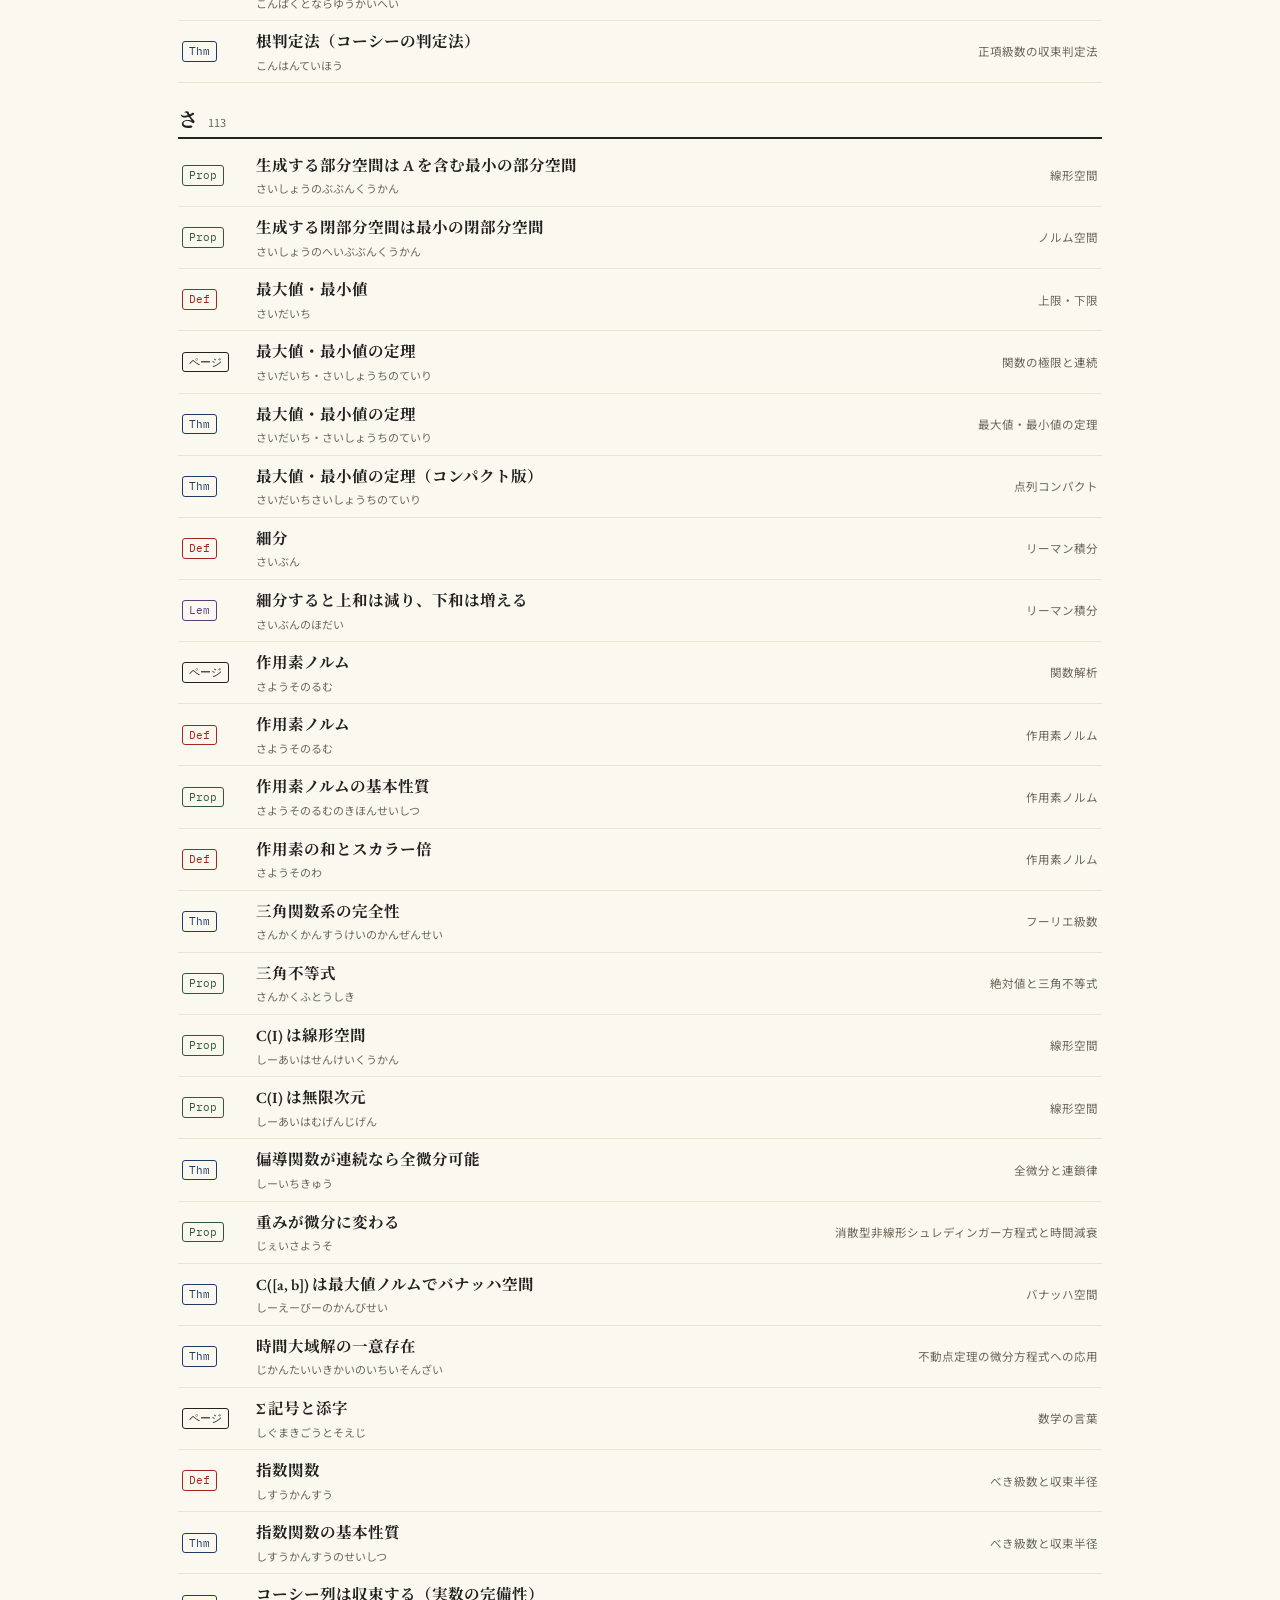
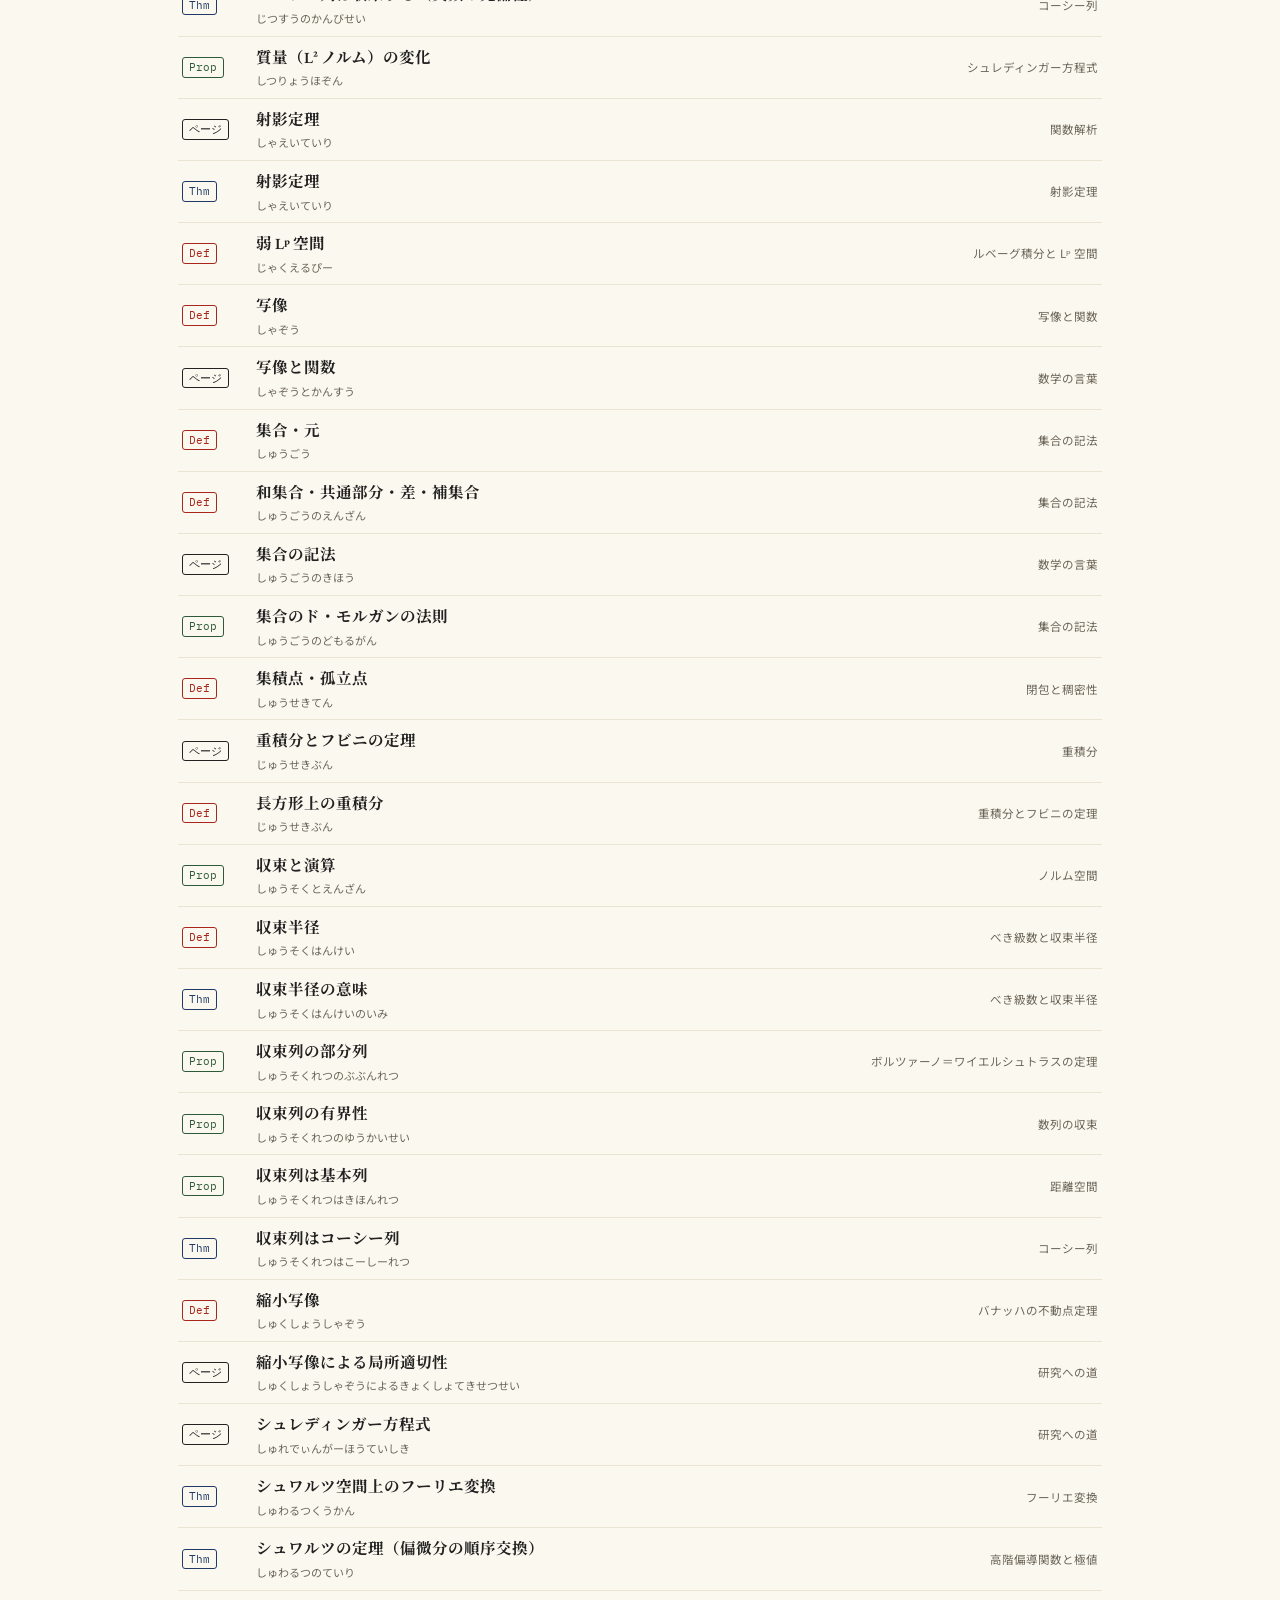
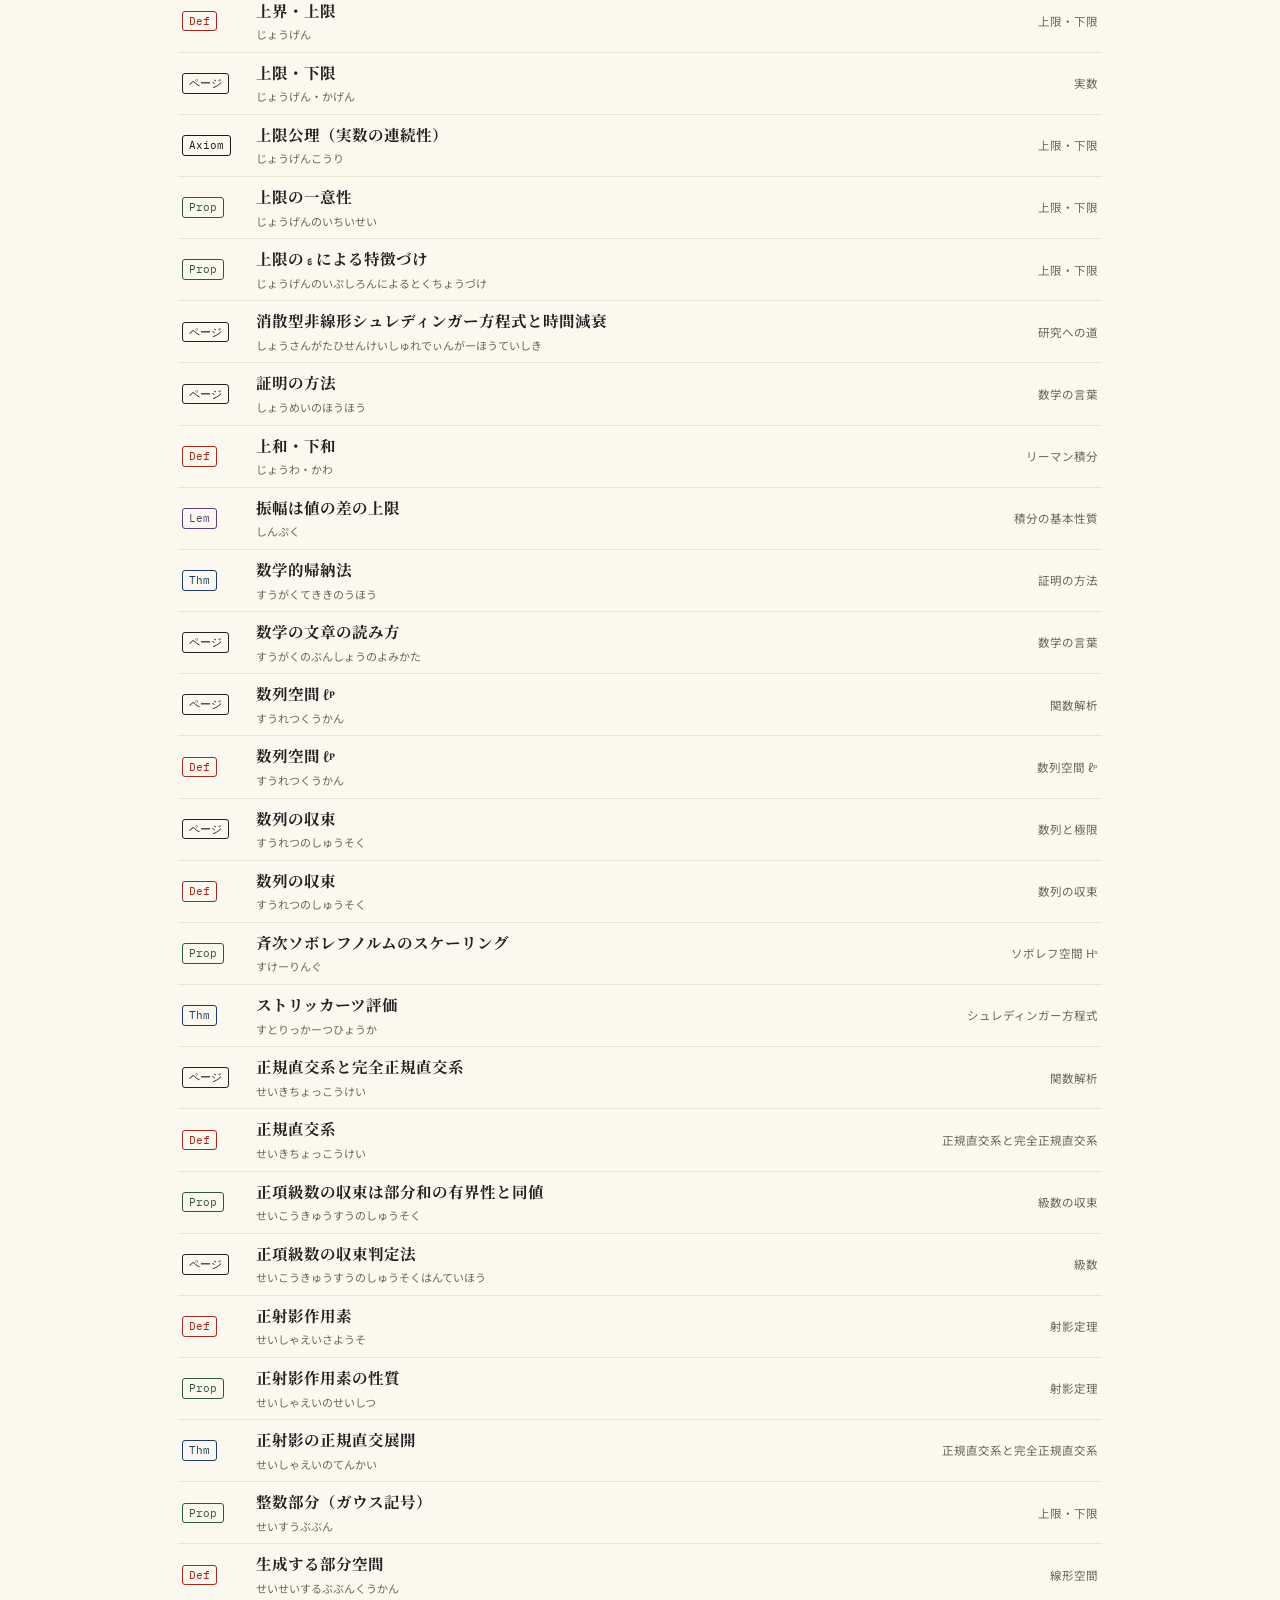
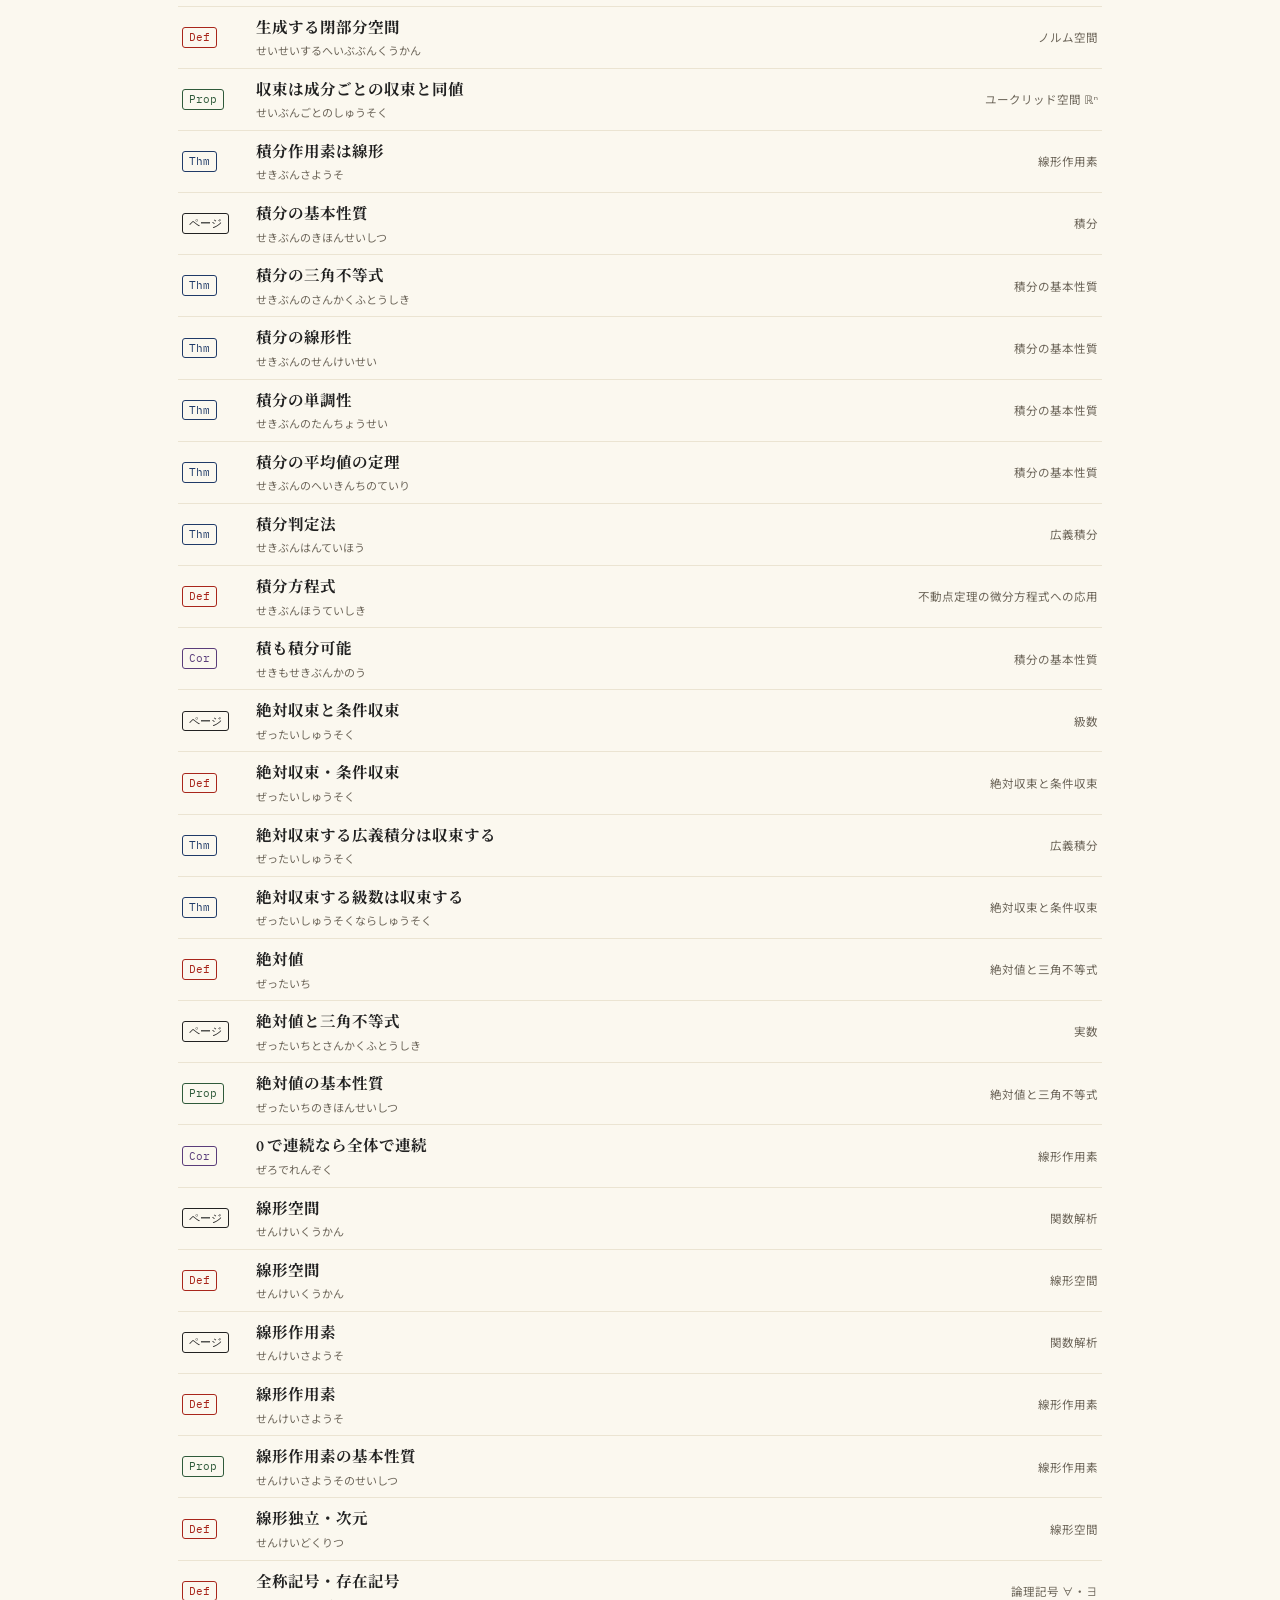
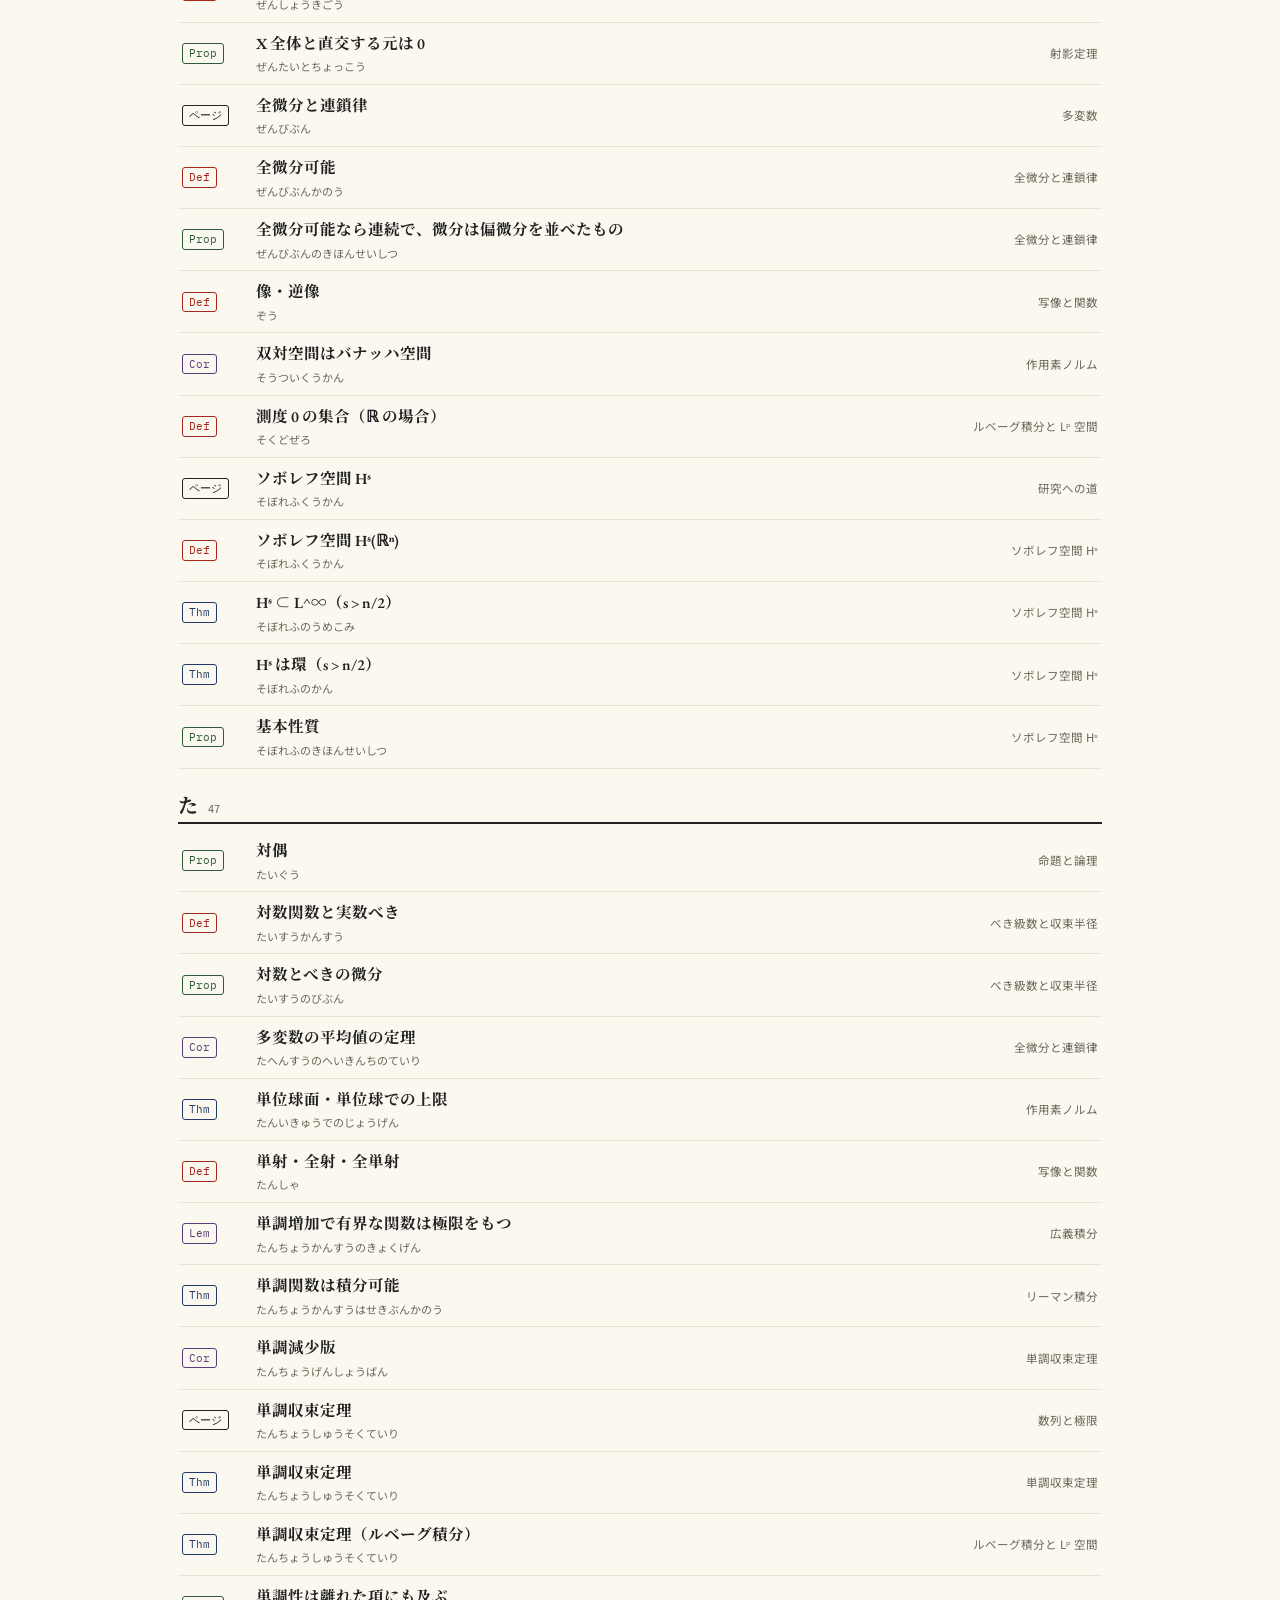
<file: sakuin.html>
<!doctype html>
<html lang="ja">
<head>
<meta charset="utf-8">
<meta name="viewport" content="width=device-width,initial-scale=1">
<title>索引</title>
<link rel="stylesheet" href="assets/fonts/fonts.css">
<link rel="stylesheet" href="assets/vendor/katex/katex.min.css">
<link rel="stylesheet" href="assets/css/site.css">
<link rel="stylesheet" href="assets/css/pages.css">
</head>
<body>
<div id="app"></div>
<script src="assets/vendor/katex/katex.min.js"></script>
<script src="content/basics.js"></script>
<script src="content/articles.js"></script>
<script src="content/continuity.js"></script>
<script src="content/derivative.js"></script>
<script src="content/series.js"></script>
<script src="content/integral.js"></script>
<script src="content/funcseq.js"></script>
<script src="content/metric.js"></script>
<script src="content/fa1.js"></script>
<script src="content/fa2.js"></script>
<script src="content/fa3.js"></script>
<script src="content/fa4.js"></script>
<script src="content/research.js"></script>
<script src="content/multivar.js"></script>
<script src="content/multiple.js"></script>
<script src="content/book.js"></script>
<script src="assets/js/graph.js"></script>
<script src="assets/js/app.js"></script>
<script>App.index();</script>
</body>
</html>
</file>
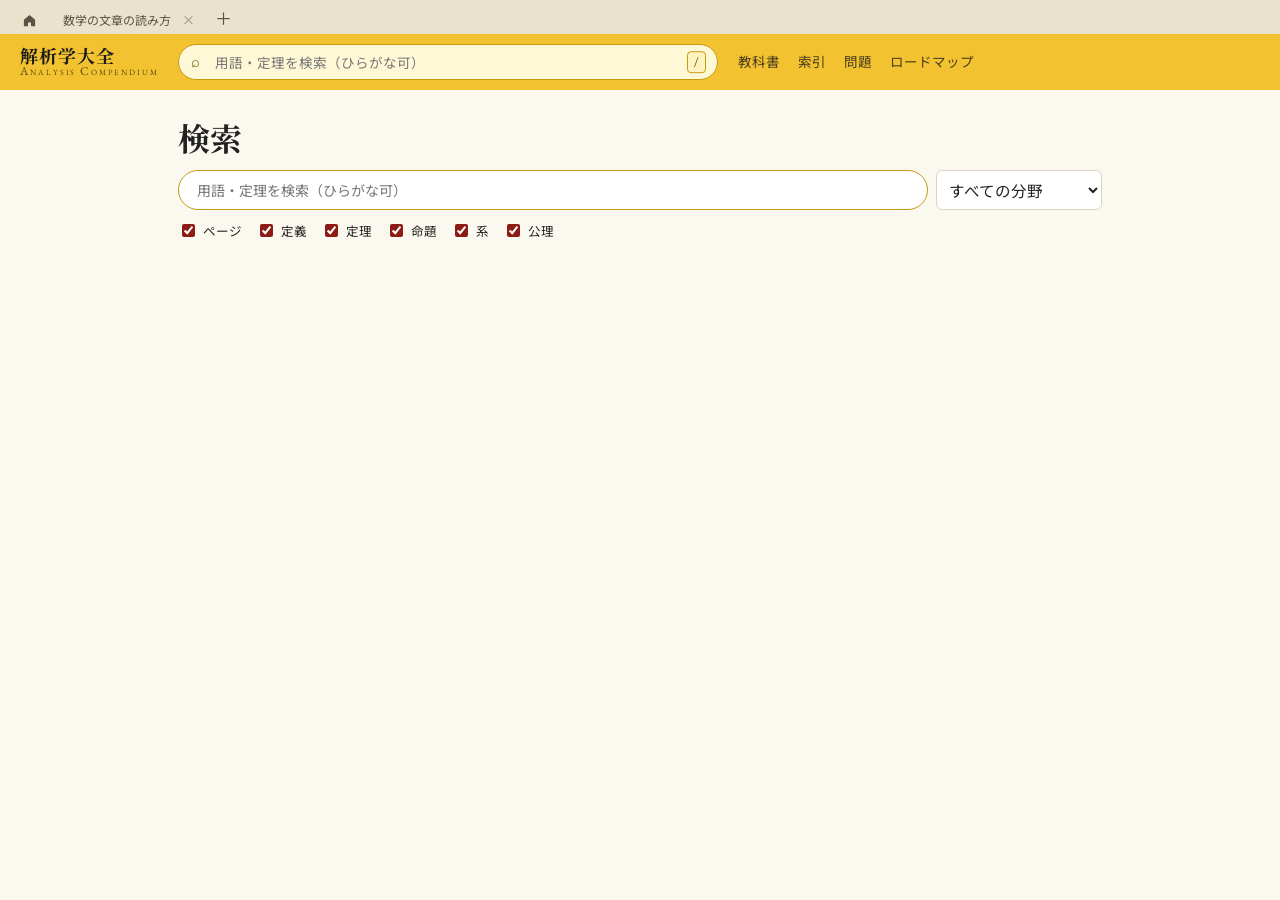
<file: search.html>
<!doctype html>
<html lang="ja">
<head>
<meta charset="utf-8">
<meta name="viewport" content="width=device-width,initial-scale=1">
<title>検索</title>
<link rel="stylesheet" href="assets/fonts/fonts.css">
<link rel="stylesheet" href="assets/vendor/katex/katex.min.css">
<link rel="stylesheet" href="assets/css/site.css">
<link rel="stylesheet" href="assets/css/pages.css">
</head>
<body>
<div id="app"></div>
<script src="assets/vendor/katex/katex.min.js"></script>
<script src="content/basics.js"></script>
<script src="content/articles.js"></script>
<script src="content/continuity.js"></script>
<script src="content/derivative.js"></script>
<script src="content/series.js"></script>
<script src="content/integral.js"></script>
<script src="content/funcseq.js"></script>
<script src="content/metric.js"></script>
<script src="content/fa1.js"></script>
<script src="content/fa2.js"></script>
<script src="content/fa3.js"></script>
<script src="content/fa4.js"></script>
<script src="content/research.js"></script>
<script src="content/multivar.js"></script>
<script src="content/multiple.js"></script>
<script src="content/book.js"></script>
<script src="assets/js/graph.js"></script>
<script src="assets/js/app.js"></script>
<script>App.search();</script>
</body>
</html>
</file>
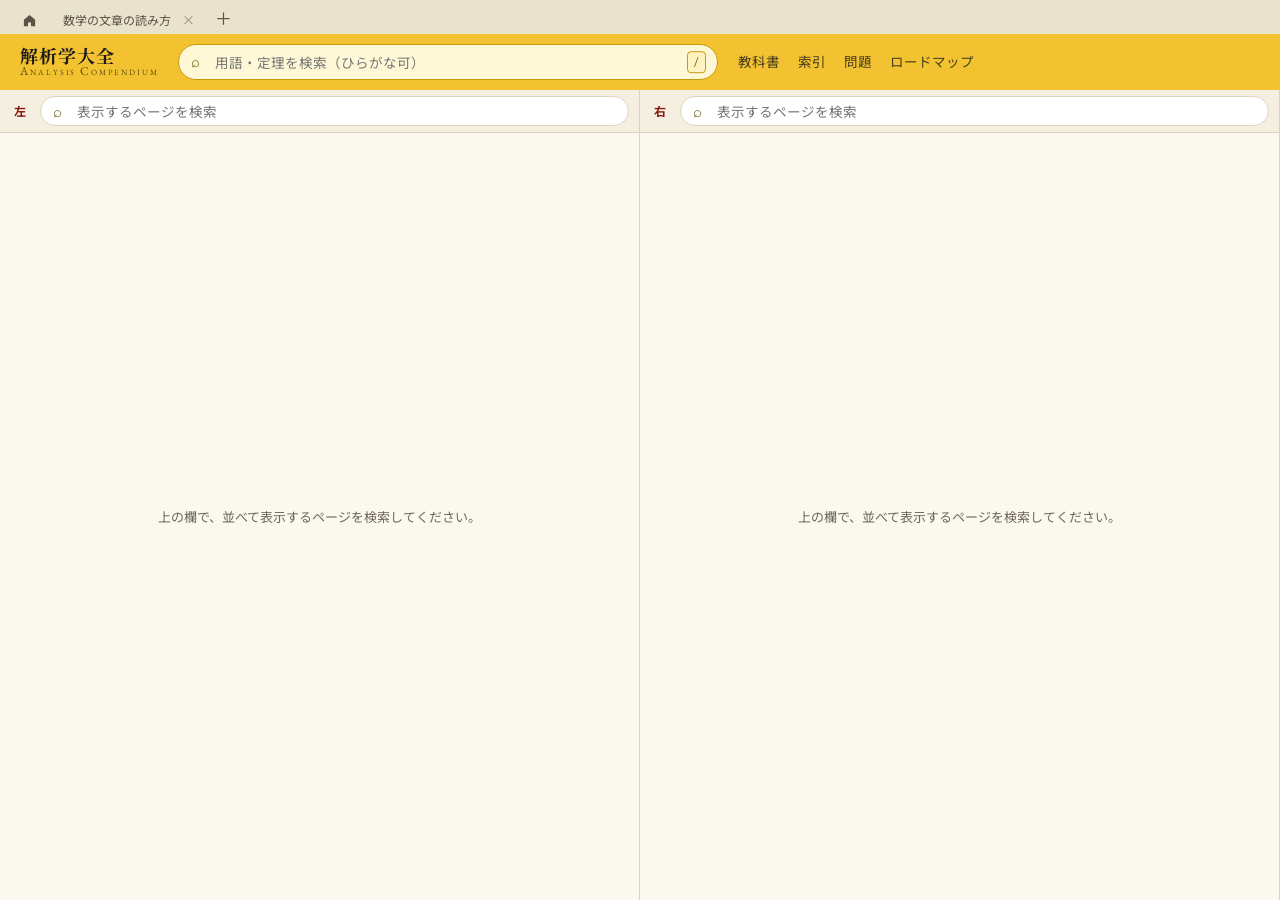
<file: split.html>
<!doctype html>
<html lang="ja">
<head>
<meta charset="utf-8">
<meta name="viewport" content="width=device-width,initial-scale=1">
<title>並べて表示</title>
<link rel="stylesheet" href="assets/fonts/fonts.css">
<link rel="stylesheet" href="assets/vendor/katex/katex.min.css">
<link rel="stylesheet" href="assets/css/site.css">
<link rel="stylesheet" href="assets/css/pages.css">
</head>
<body>
<div id="app"></div>
<script src="assets/vendor/katex/katex.min.js"></script>
<script src="content/basics.js"></script>
<script src="content/articles.js"></script>
<script src="content/continuity.js"></script>
<script src="content/derivative.js"></script>
<script src="content/series.js"></script>
<script src="content/integral.js"></script>
<script src="content/funcseq.js"></script>
<script src="content/metric.js"></script>
<script src="content/fa1.js"></script>
<script src="content/fa2.js"></script>
<script src="content/fa3.js"></script>
<script src="content/fa4.js"></script>
<script src="content/research.js"></script>
<script src="content/multivar.js"></script>
<script src="content/multiple.js"></script>
<script src="content/book.js"></script>
<script src="assets/js/graph.js"></script>
<script src="assets/js/app.js"></script>
<script>App.split();</script>
</body>
</html>
</file>
